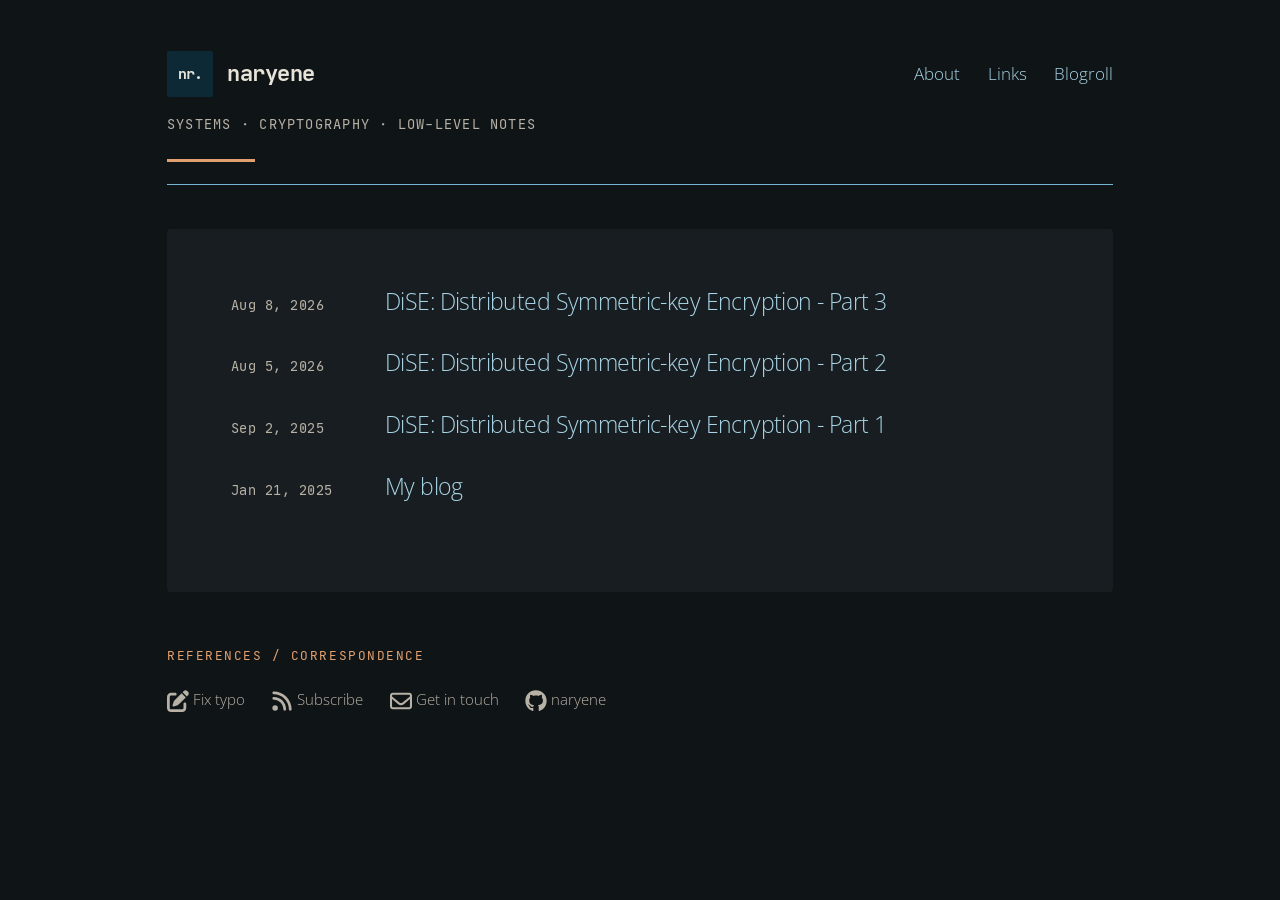
<file: index.html>
<!DOCTYPE html>
<html lang='en-US'>
<head>
  <meta charset='utf-8'>
  <meta name="viewport" content="width=device-width, initial-scale=1">
  <title>naryene</title>
  <meta name="description" content="Yet another yet another programming blog by Rayene Nassim ZORGANI aka naryene.">
  <link rel="icon" href="/favicon.png" type="image/png">
  <link rel="icon" href="/favicon.svg" type="image/svg+xml">
  <link rel="canonical" href="https://naryene.github.io">
  <link rel="alternate" type="application/rss+xml" title="naryene" href="https://naryene.github.io/feed.xml">
  <script data-goatcounter="https://naryene.goatcounter.com/count"
          async src="https://gc.zgo.at/count.js"></script>
  <style>
  @font-face {
    font-family: 'Open Sans'; src: url('/css/OpenSans-300-Normal.woff2') format('woff2');
    font-weight: 300; font-style: normal;
  }
  @font-face {
    font-family: 'JetBrains Mono'; src: url('/css/JetBrainsMono-400-Normal.woff2') format('woff2');
    font-weight: 400; font-style: normal;
  }
  @font-face {
    font-family: 'JetBrains Mono'; src: url('/css/JetBrainsMono-700-Normal.woff2') format('woff2');
    font-weight: 700; font-style: normal;
  }
  @font-face {
    font-family: 'EB Garamond'; src: url('/css/EBGaramond-400-Normal.woff2') format('woff2');
    font-weight: 400; font-style: normal;
  }
  @font-face {
    font-family: 'EB Garamond'; src: url('/css/EBGaramond-400-Italic.woff2') format('woff2');
    font-weight: 400; font-style: italic;
  }
  @font-face {
    font-family: 'EB Garamond'; src: url('/css/EBGaramond-700-Normal.woff2') format('woff2');
    font-weight: 700; font-style: normal;
  }
  @font-face {
    font-family: 'EB Garamond'; src: url('/css/EBGaramond-700-Italic.woff2') format('woff2');
    font-weight: 700; font-style: italic;
  }

  * { box-sizing: border-box; margin: 0; padding: 0; margin-block-start: 0; margin-block-end: 0; }

  body {
    max-width: 80ch;
    padding: 2ch;
    margin-left: auto;
    margin-right: auto;
  }

  header { margin-bottom: 2rem; }
  header > nav { display: flex; column-gap: 2ch; align-items: baseline; flex-wrap: wrap; }
  header a { font-style: normal; color: rgba(0, 0, 0, .8); text-decoration: none; }
  header a:hover { color: rgba(0, 0, 0, .8); text-decoration: underline; }
  header .title { font-size: 1.25em; flex-grow: 2; }

  footer { margin-top: 2rem; }
  footer > p { display: flex; column-gap: 2ch; justify-content: center; flex-wrap: wrap; }
  footer a { color: rgba(0, 0, 0, .8); text-decoration: none; white-space: nowrap; }
  footer i { vertical-align: middle; color: rgba(0, 0, 0, .8) }

  </style>

  <link rel="stylesheet" href="/css/main.css">
  <link rel="stylesheet" href="/css/notebook.css">
  <link rel="stylesheet" href="/css/katex.min.css">
  
</head>

<body>
  <a class="skip-link" href="#content">Skip to content</a>

  <header class="site-header">
    <nav aria-label="Primary">
      <a class="title" href="/">
        <span class="site-mark" aria-hidden="true">nr.</span>
        <span>naryene</span>
      </a>
      <span class="nav-links">
        <a href="/about.html">About</a>
        <a href="/links.html">Links</a>
        <a href="/blogroll.html">Blogroll</a>
      </span>
    </nav>
    <p class="site-description">systems · cryptography · low-level notes</p>
  </header>

  <main id="content" tabindex="-1">
  <ul class="post-list">
<li>
  <h2><time class="meta" datetime="2026-08-08">Aug 8, 2026</time> <a href="/2026/08/08/dise-part-3.html">DiSE: Distributed Symmetric-key Encryption - Part 3</a></h2>
</li>
<li>
  <h2><time class="meta" datetime="2026-08-05">Aug 5, 2026</time> <a href="/2026/08/05/dise-part-2.html">DiSE: Distributed Symmetric-key Encryption - Part 2</a></h2>
</li>
<li>
  <h2><time class="meta" datetime="2025-09-02">Sep 2, 2025</time> <a href="/2025/09/02/dise-part-1.html">DiSE: Distributed Symmetric-key Encryption - Part 1</a></h2>
</li>
<li>
  <h2><time class="meta" datetime="2025-01-21">Jan 21, 2025</time> <a href="/2025/01/21/welcome-to-my-blog.html">My blog</a></h2>
</li></ul>
  </main>

  <footer class="site-footer">
    <p class="footer-links">
      <span class="footer-label">references / correspondence</span>
      <a href="https://github.com/naryene/naryene.github.io/edit/main/src/templates.ts">
        <svg class="icon"><use href="/assets/icons.svg#edit"/></svg>
        Fix typo
      </a>
      <a href="/feed.xml">
        <svg class="icon"><use href="/assets/icons.svg#rss"/></svg>
        Subscribe
      </a>
      <a href="mailto:rn.zorgani+blog@gmail.com">
        <svg class="icon"><use href="/assets/icons.svg#email"/></svg>
        Get in touch
      </a>
      <a href="https://github.com/naryene">
        <svg class="icon"><use href="/assets/icons.svg#github"/></svg>
        naryene
      </a>
    </p>
  </footer>
</body>

</html>
</file>
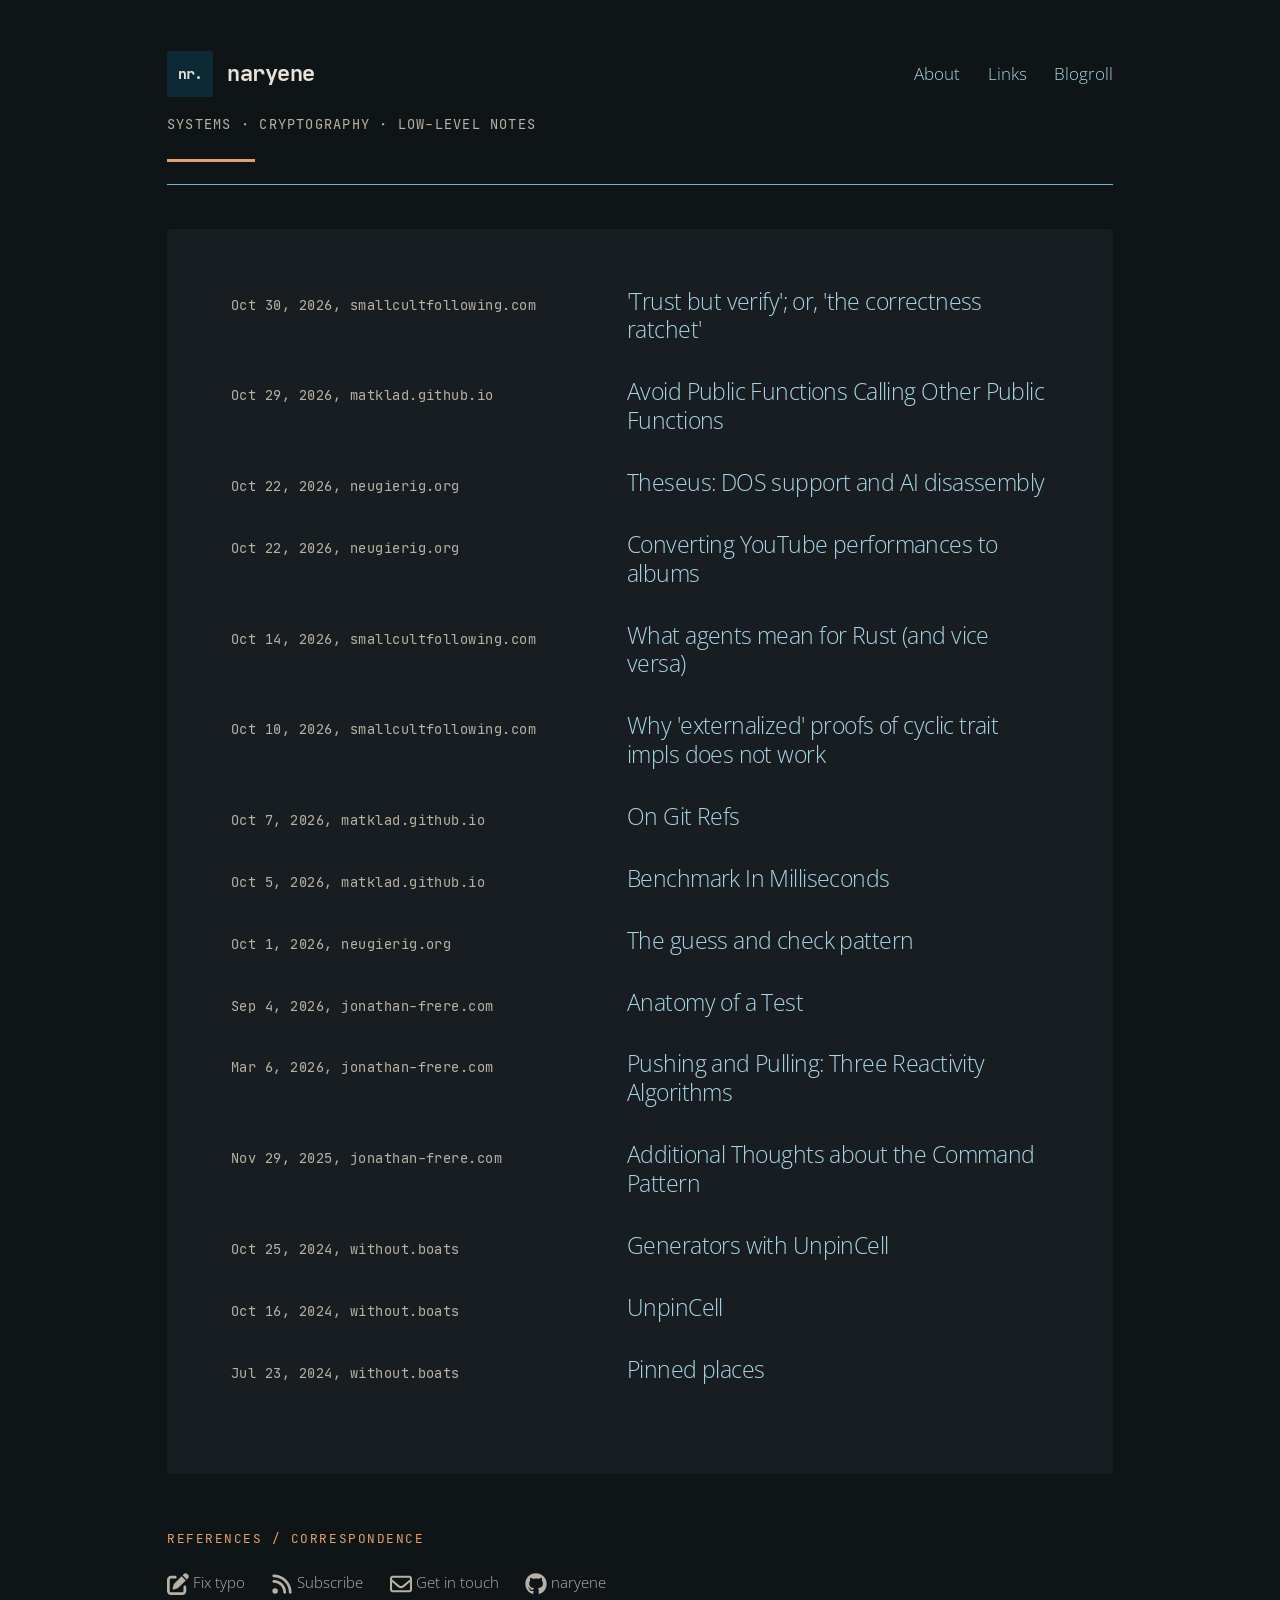
<file: blogroll.html>
<!DOCTYPE html>
<html lang='en-US'>
<head>
  <meta charset='utf-8'>
  <meta name="viewport" content="width=device-width, initial-scale=1">
  <title>Blogroll</title>
  <meta name="description" content="Blogs I read, refreshed from their feeds.">
  <link rel="icon" href="/favicon.png" type="image/png">
  <link rel="icon" href="/favicon.svg" type="image/svg+xml">
  <link rel="canonical" href="https://naryene.github.io/blogroll.html">
  <link rel="alternate" type="application/rss+xml" title="naryene" href="https://naryene.github.io/feed.xml">
  <script data-goatcounter="https://naryene.goatcounter.com/count"
          async src="https://gc.zgo.at/count.js"></script>
  <style>
  @font-face {
    font-family: 'Open Sans'; src: url('/css/OpenSans-300-Normal.woff2') format('woff2');
    font-weight: 300; font-style: normal;
  }
  @font-face {
    font-family: 'JetBrains Mono'; src: url('/css/JetBrainsMono-400-Normal.woff2') format('woff2');
    font-weight: 400; font-style: normal;
  }
  @font-face {
    font-family: 'JetBrains Mono'; src: url('/css/JetBrainsMono-700-Normal.woff2') format('woff2');
    font-weight: 700; font-style: normal;
  }
  @font-face {
    font-family: 'EB Garamond'; src: url('/css/EBGaramond-400-Normal.woff2') format('woff2');
    font-weight: 400; font-style: normal;
  }
  @font-face {
    font-family: 'EB Garamond'; src: url('/css/EBGaramond-400-Italic.woff2') format('woff2');
    font-weight: 400; font-style: italic;
  }
  @font-face {
    font-family: 'EB Garamond'; src: url('/css/EBGaramond-700-Normal.woff2') format('woff2');
    font-weight: 700; font-style: normal;
  }
  @font-face {
    font-family: 'EB Garamond'; src: url('/css/EBGaramond-700-Italic.woff2') format('woff2');
    font-weight: 700; font-style: italic;
  }

  * { box-sizing: border-box; margin: 0; padding: 0; margin-block-start: 0; margin-block-end: 0; }

  body {
    max-width: 80ch;
    padding: 2ch;
    margin-left: auto;
    margin-right: auto;
  }

  header { margin-bottom: 2rem; }
  header > nav { display: flex; column-gap: 2ch; align-items: baseline; flex-wrap: wrap; }
  header a { font-style: normal; color: rgba(0, 0, 0, .8); text-decoration: none; }
  header a:hover { color: rgba(0, 0, 0, .8); text-decoration: underline; }
  header .title { font-size: 1.25em; flex-grow: 2; }

  footer { margin-top: 2rem; }
  footer > p { display: flex; column-gap: 2ch; justify-content: center; flex-wrap: wrap; }
  footer a { color: rgba(0, 0, 0, .8); text-decoration: none; white-space: nowrap; }
  footer i { vertical-align: middle; color: rgba(0, 0, 0, .8) }

  </style>

  <link rel="stylesheet" href="/css/main.css">
  <link rel="stylesheet" href="/css/notebook.css">
  <link rel="stylesheet" href="/css/katex.min.css">
  
</head>

<body>
  <a class="skip-link" href="#content">Skip to content</a>

  <header class="site-header">
    <nav aria-label="Primary">
      <a class="title" href="/">
        <span class="site-mark" aria-hidden="true">nr.</span>
        <span>naryene</span>
      </a>
      <span class="nav-links">
        <a href="/about.html">About</a>
        <a href="/links.html">Links</a>
        <a href="/blogroll.html">Blogroll</a>
      </span>
    </nav>
    <p class="site-description">systems · cryptography · low-level notes</p>
  </header>

  <main id="content" tabindex="-1">
  <ul class="post-list blogroll-list">
<li>
  <h2>
  <span class="meta"><time  datetime="2026-10-30">Oct 30, 2026</time>, smallcultfollowing.com</span>
    <a href="https://smallcultfollowing.com/babysteps/blog/2026/10/30/trust-but-verify/?utm_source=atom_feed">'Trust but verify'; or, 'the correctness ratchet'</a>
  </h2>
</li>
<li>
  <h2>
  <span class="meta"><time  datetime="2026-10-29">Oct 29, 2026</time>, matklad.github.io</span>
    <a href="https://matklad.github.io/2026/10/29/pub-calls-pub.html">Avoid Public Functions Calling Other Public Functions</a>
  </h2>
</li>
<li>
  <h2>
  <span class="meta"><time  datetime="2026-10-22">Oct 22, 2026</time>, neugierig.org</span>
    <a href="https://neugierig.org/software/blog/2026/10/theseus-dos-ai.html">Theseus: DOS support and AI disassembly</a>
  </h2>
</li>
<li>
  <h2>
  <span class="meta"><time  datetime="2026-10-22">Oct 22, 2026</time>, neugierig.org</span>
    <a href="https://neugierig.org/software/blog/2026/10/taper.html">Converting YouTube performances to albums</a>
  </h2>
</li>
<li>
  <h2>
  <span class="meta"><time  datetime="2026-10-14">Oct 14, 2026</time>, smallcultfollowing.com</span>
    <a href="https://smallcultfollowing.com/babysteps/blog/2026/10/14/agentic-dev-and-rust/?utm_source=atom_feed">What agents mean for Rust (and vice versa)</a>
  </h2>
</li>
<li>
  <h2>
  <span class="meta"><time  datetime="2026-10-10">Oct 10, 2026</time>, smallcultfollowing.com</span>
    <a href="https://smallcultfollowing.com/babysteps/blog/2026/10/10/modular-vs-external-proofs/?utm_source=atom_feed">Why 'externalized' proofs of cyclic trait impls does not work</a>
  </h2>
</li>
<li>
  <h2>
  <span class="meta"><time  datetime="2026-10-07">Oct 7, 2026</time>, matklad.github.io</span>
    <a href="https://matklad.github.io/2026/10/07/git-ref.html">On Git Refs</a>
  </h2>
</li>
<li>
  <h2>
  <span class="meta"><time  datetime="2026-10-05">Oct 5, 2026</time>, matklad.github.io</span>
    <a href="https://matklad.github.io/2026/10/05/benchmark-milliseconds.html">Benchmark In Milliseconds</a>
  </h2>
</li>
<li>
  <h2>
  <span class="meta"><time  datetime="2026-10-01">Oct 1, 2026</time>, neugierig.org</span>
    <a href="https://neugierig.org/software/blog/2026/10/guess-and-check.html">The guess and check pattern</a>
  </h2>
</li>
<li>
  <h2>
  <span class="meta"><time  datetime="2026-09-04">Sep 4, 2026</time>, jonathan-frere.com</span>
    <a href="https://jonathan-frere.com/posts/anatomy-of-a-test/">Anatomy of a Test</a>
  </h2>
</li>
<li>
  <h2>
  <span class="meta"><time  datetime="2026-03-06">Mar 6, 2026</time>, jonathan-frere.com</span>
    <a href="https://jonathan-frere.com/posts/reactivity-algorithms/">Pushing and Pulling: Three Reactivity Algorithms</a>
  </h2>
</li>
<li>
  <h2>
  <span class="meta"><time  datetime="2025-11-29">Nov 29, 2025</time>, jonathan-frere.com</span>
    <a href="https://jonathan-frere.com/posts/command-pattern-followup/">Additional Thoughts about the Command Pattern</a>
  </h2>
</li>
<li>
  <h2>
  <span class="meta"><time  datetime="2024-10-25">Oct 25, 2024</time>, without.boats</span>
    <a href="https://without.boats/blog/generators-with-unpin-cell/">Generators with UnpinCell</a>
  </h2>
</li>
<li>
  <h2>
  <span class="meta"><time  datetime="2024-10-16">Oct 16, 2024</time>, without.boats</span>
    <a href="https://without.boats/blog/unpin-cell/">UnpinCell</a>
  </h2>
</li>
<li>
  <h2>
  <span class="meta"><time  datetime="2024-07-23">Jul 23, 2024</time>, without.boats</span>
    <a href="https://without.boats/blog/pinned-places/">Pinned places</a>
  </h2>
</li></ul>
  </main>

  <footer class="site-footer">
    <p class="footer-links">
      <span class="footer-label">references / correspondence</span>
      <a href="https://github.com/naryene/naryene.github.io/edit/main/content/blogroll.txt">
        <svg class="icon"><use href="/assets/icons.svg#edit"/></svg>
        Fix typo
      </a>
      <a href="/feed.xml">
        <svg class="icon"><use href="/assets/icons.svg#rss"/></svg>
        Subscribe
      </a>
      <a href="mailto:rn.zorgani+blog@gmail.com">
        <svg class="icon"><use href="/assets/icons.svg#email"/></svg>
        Get in touch
      </a>
      <a href="https://github.com/naryene">
        <svg class="icon"><use href="/assets/icons.svg#github"/></svg>
        naryene
      </a>
    </p>
  </footer>
</body>

</html>
</file>
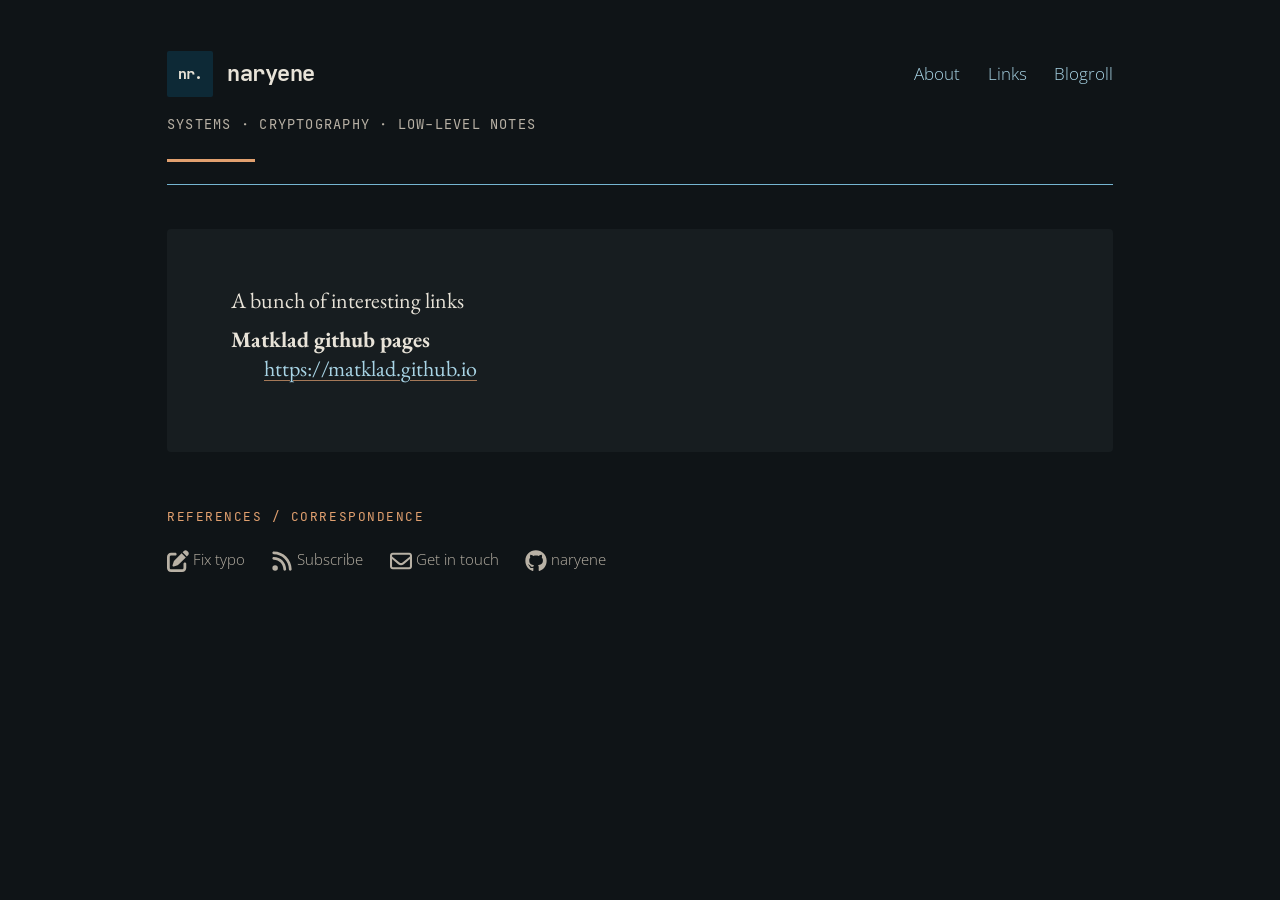
<file: links.html>
<!DOCTYPE html>
<html lang='en-US'>
<head>
  <meta charset='utf-8'>
  <meta name="viewport" content="width=device-width, initial-scale=1">
  <title>naryene</title>
  <meta name="description" content="Yet another yet another programming blog by Rayene Nassim ZORGANI aka naryene.">
  <link rel="icon" href="/favicon.png" type="image/png">
  <link rel="icon" href="/favicon.svg" type="image/svg+xml">
  <link rel="canonical" href="https://naryene.github.io/links">
  <link rel="alternate" type="application/rss+xml" title="naryene" href="https://naryene.github.io/feed.xml">
  <script data-goatcounter="https://naryene.goatcounter.com/count"
          async src="https://gc.zgo.at/count.js"></script>
  <style>
  @font-face {
    font-family: 'Open Sans'; src: url('/css/OpenSans-300-Normal.woff2') format('woff2');
    font-weight: 300; font-style: normal;
  }
  @font-face {
    font-family: 'JetBrains Mono'; src: url('/css/JetBrainsMono-400-Normal.woff2') format('woff2');
    font-weight: 400; font-style: normal;
  }
  @font-face {
    font-family: 'JetBrains Mono'; src: url('/css/JetBrainsMono-700-Normal.woff2') format('woff2');
    font-weight: 700; font-style: normal;
  }
  @font-face {
    font-family: 'EB Garamond'; src: url('/css/EBGaramond-400-Normal.woff2') format('woff2');
    font-weight: 400; font-style: normal;
  }
  @font-face {
    font-family: 'EB Garamond'; src: url('/css/EBGaramond-400-Italic.woff2') format('woff2');
    font-weight: 400; font-style: italic;
  }
  @font-face {
    font-family: 'EB Garamond'; src: url('/css/EBGaramond-700-Normal.woff2') format('woff2');
    font-weight: 700; font-style: normal;
  }
  @font-face {
    font-family: 'EB Garamond'; src: url('/css/EBGaramond-700-Italic.woff2') format('woff2');
    font-weight: 700; font-style: italic;
  }

  * { box-sizing: border-box; margin: 0; padding: 0; margin-block-start: 0; margin-block-end: 0; }

  body {
    max-width: 80ch;
    padding: 2ch;
    margin-left: auto;
    margin-right: auto;
  }

  header { margin-bottom: 2rem; }
  header > nav { display: flex; column-gap: 2ch; align-items: baseline; flex-wrap: wrap; }
  header a { font-style: normal; color: rgba(0, 0, 0, .8); text-decoration: none; }
  header a:hover { color: rgba(0, 0, 0, .8); text-decoration: underline; }
  header .title { font-size: 1.25em; flex-grow: 2; }

  footer { margin-top: 2rem; }
  footer > p { display: flex; column-gap: 2ch; justify-content: center; flex-wrap: wrap; }
  footer a { color: rgba(0, 0, 0, .8); text-decoration: none; white-space: nowrap; }
  footer i { vertical-align: middle; color: rgba(0, 0, 0, .8) }

  </style>

  <link rel="stylesheet" href="/css/main.css">
  <link rel="stylesheet" href="/css/notebook.css">
  <link rel="stylesheet" href="/css/katex.min.css">
  
</head>

<body>
  <a class="skip-link" href="#content">Skip to content</a>

  <header class="site-header">
    <nav aria-label="Primary">
      <a class="title" href="/">
        <span class="site-mark" aria-hidden="true">nr.</span>
        <span>naryene</span>
      </a>
      <span class="nav-links">
        <a href="/about.html">About</a>
        <a href="/links.html">Links</a>
        <a href="/blogroll.html">Blogroll</a>
      </span>
    </nav>
    <p class="site-description">systems · cryptography · low-level notes</p>
  </header>

  <main id="content" tabindex="-1">
  <p><span>A bunch of interesting links</span></p>
<dl>
<dt><span>Matklad github pages</span></dt>
<dd>
<p><a href="https://matklad.github.io" class="url">https://matklad.github.io</a></p>
</dd>
</dl>

  </main>

  <footer class="site-footer">
    <p class="footer-links">
      <span class="footer-label">references / correspondence</span>
      <a href="https://github.com/naryene/naryene.github.io/edit/main/content/links.dj">
        <svg class="icon"><use href="/assets/icons.svg#edit"/></svg>
        Fix typo
      </a>
      <a href="/feed.xml">
        <svg class="icon"><use href="/assets/icons.svg#rss"/></svg>
        Subscribe
      </a>
      <a href="mailto:rn.zorgani+blog@gmail.com">
        <svg class="icon"><use href="/assets/icons.svg#email"/></svg>
        Get in touch
      </a>
      <a href="https://github.com/naryene">
        <svg class="icon"><use href="/assets/icons.svg#github"/></svg>
        naryene
      </a>
    </p>
  </footer>
</body>

</html>
</file>
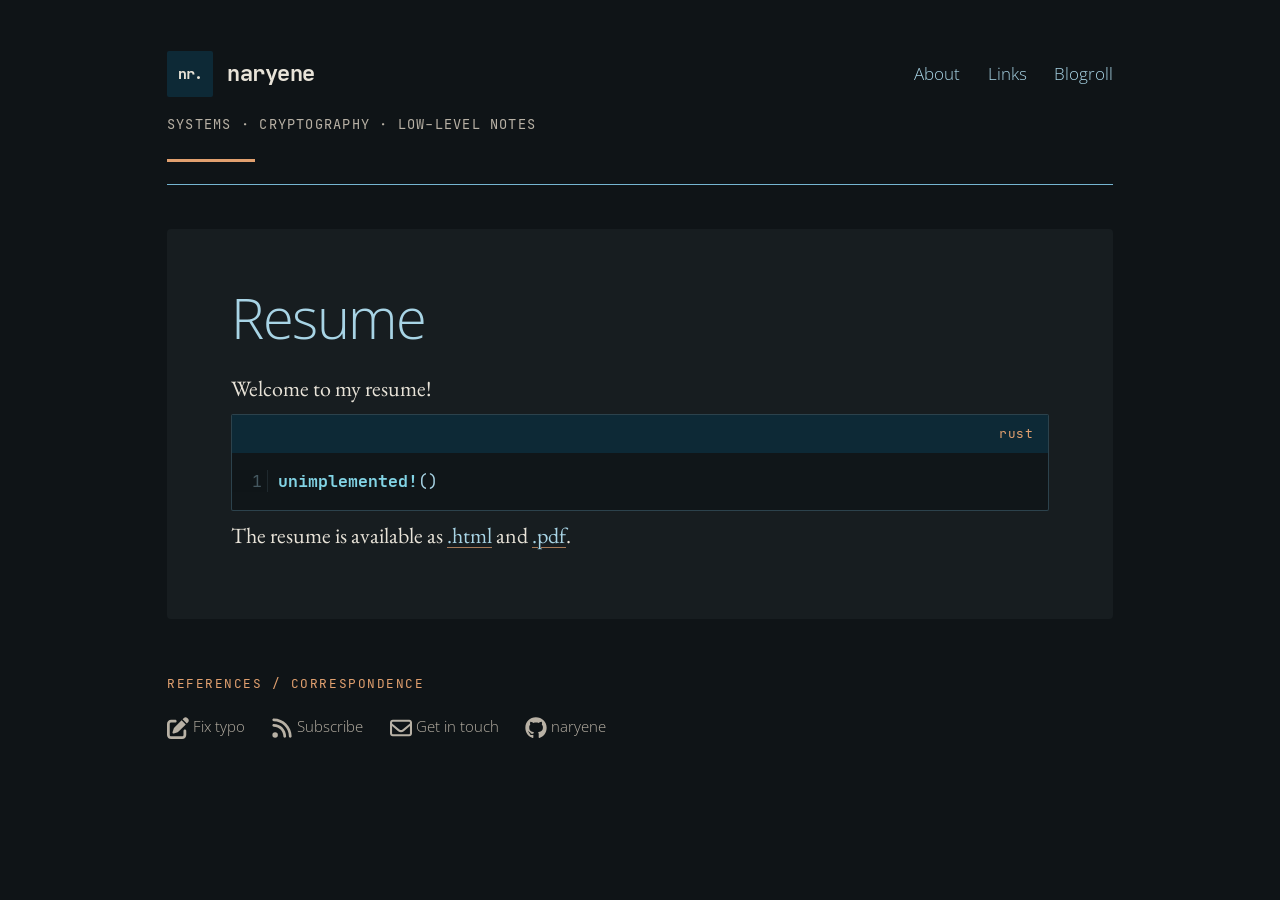
<file: resume.html>
<!DOCTYPE html>
<html lang='en-US'>
<head>
  <meta charset='utf-8'>
  <meta name="viewport" content="width=device-width, initial-scale=1">
  <title>naryene</title>
  <meta name="description" content="Yet another yet another programming blog by Rayene Nassim ZORGANI aka naryene.">
  <link rel="icon" href="/favicon.png" type="image/png">
  <link rel="icon" href="/favicon.svg" type="image/svg+xml">
  <link rel="canonical" href="https://naryene.github.io/resume">
  <link rel="alternate" type="application/rss+xml" title="naryene" href="https://naryene.github.io/feed.xml">
  <script data-goatcounter="https://naryene.goatcounter.com/count"
          async src="https://gc.zgo.at/count.js"></script>
  <style>
  @font-face {
    font-family: 'Open Sans'; src: url('/css/OpenSans-300-Normal.woff2') format('woff2');
    font-weight: 300; font-style: normal;
  }
  @font-face {
    font-family: 'JetBrains Mono'; src: url('/css/JetBrainsMono-400-Normal.woff2') format('woff2');
    font-weight: 400; font-style: normal;
  }
  @font-face {
    font-family: 'JetBrains Mono'; src: url('/css/JetBrainsMono-700-Normal.woff2') format('woff2');
    font-weight: 700; font-style: normal;
  }
  @font-face {
    font-family: 'EB Garamond'; src: url('/css/EBGaramond-400-Normal.woff2') format('woff2');
    font-weight: 400; font-style: normal;
  }
  @font-face {
    font-family: 'EB Garamond'; src: url('/css/EBGaramond-400-Italic.woff2') format('woff2');
    font-weight: 400; font-style: italic;
  }
  @font-face {
    font-family: 'EB Garamond'; src: url('/css/EBGaramond-700-Normal.woff2') format('woff2');
    font-weight: 700; font-style: normal;
  }
  @font-face {
    font-family: 'EB Garamond'; src: url('/css/EBGaramond-700-Italic.woff2') format('woff2');
    font-weight: 700; font-style: italic;
  }

  * { box-sizing: border-box; margin: 0; padding: 0; margin-block-start: 0; margin-block-end: 0; }

  body {
    max-width: 80ch;
    padding: 2ch;
    margin-left: auto;
    margin-right: auto;
  }

  header { margin-bottom: 2rem; }
  header > nav { display: flex; column-gap: 2ch; align-items: baseline; flex-wrap: wrap; }
  header a { font-style: normal; color: rgba(0, 0, 0, .8); text-decoration: none; }
  header a:hover { color: rgba(0, 0, 0, .8); text-decoration: underline; }
  header .title { font-size: 1.25em; flex-grow: 2; }

  footer { margin-top: 2rem; }
  footer > p { display: flex; column-gap: 2ch; justify-content: center; flex-wrap: wrap; }
  footer a { color: rgba(0, 0, 0, .8); text-decoration: none; white-space: nowrap; }
  footer i { vertical-align: middle; color: rgba(0, 0, 0, .8) }

  </style>

  <link rel="stylesheet" href="/css/main.css">
  <link rel="stylesheet" href="/css/notebook.css">
  <link rel="stylesheet" href="/css/katex.min.css">
  <link rel="stylesheet" href="/css/resume.css">
</head>

<body>
  <a class="skip-link" href="#content">Skip to content</a>

  <header class="site-header">
    <nav aria-label="Primary">
      <a class="title" href="/">
        <span class="site-mark" aria-hidden="true">nr.</span>
        <span>naryene</span>
      </a>
      <span class="nav-links">
        <a href="/about.html">About</a>
        <a href="/links.html">Links</a>
        <a href="/blogroll.html">Blogroll</a>
      </span>
    </nav>
    <p class="site-description">systems · cryptography · low-level notes</p>
  </header>

  <main id="content" tabindex="-1">
  
<h1><span>Resume</span> </h1>
<p><span>Welcome to my resume!</span></p>

<figure class="code-block">
<figcaption class="code-block-header"><span class="code-language">rust</span></figcaption>
<pre tabindex="0"><code><span class="line"><span class="hl-built_in">unimplemented!</span>()</span></code></pre>
</figure>
<p><span>The resume is available as </span><a href="https://naryene.github.io/resume.html"><span>.html</span></a><span> and </span><a href="https://naryene.github.io/resume.pdf"><span>.pdf</span></a><span>.</span></p>

  </main>

  <footer class="site-footer">
    <p class="footer-links">
      <span class="footer-label">references / correspondence</span>
      <a href="https://github.com/naryene/naryene.github.io/edit/main/content/resume.dj">
        <svg class="icon"><use href="/assets/icons.svg#edit"/></svg>
        Fix typo
      </a>
      <a href="/feed.xml">
        <svg class="icon"><use href="/assets/icons.svg#rss"/></svg>
        Subscribe
      </a>
      <a href="mailto:rn.zorgani+blog@gmail.com">
        <svg class="icon"><use href="/assets/icons.svg#email"/></svg>
        Get in touch
      </a>
      <a href="https://github.com/naryene">
        <svg class="icon"><use href="/assets/icons.svg#github"/></svg>
        naryene
      </a>
    </p>
  </footer>
</body>

</html>
</file>
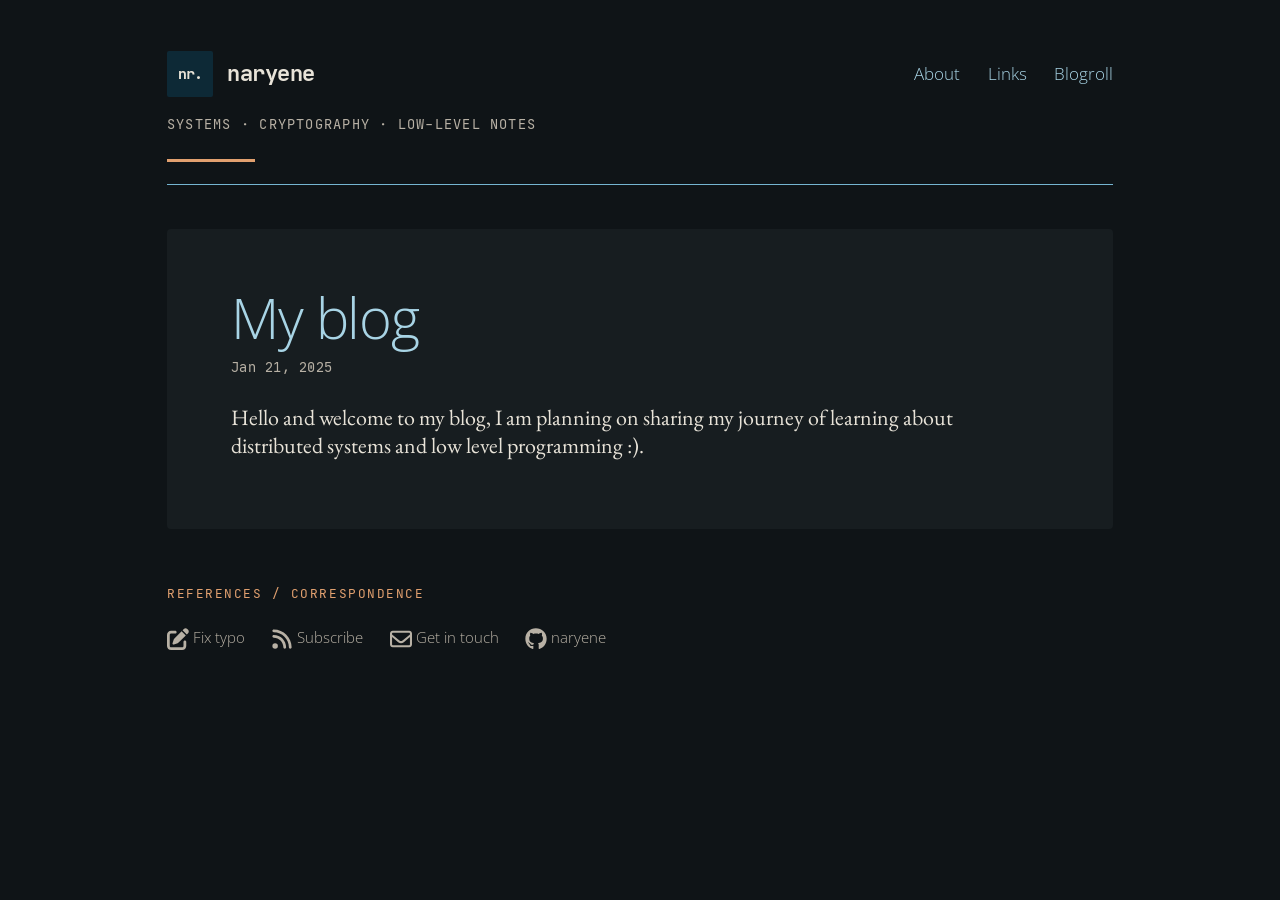
<file: 2025/01/21/welcome-to-my-blog.html>
<!DOCTYPE html>
<html lang='en-US'>
<head>
  <meta charset='utf-8'>
  <meta name="viewport" content="width=device-width, initial-scale=1">
  <title>My blog</title>
  <meta name="description" content="Hello and welcome to my blog, I am planning on sharing my journey of learning about distributed systems and low level programming :).">
  <link rel="icon" href="/favicon.png" type="image/png">
  <link rel="icon" href="/favicon.svg" type="image/svg+xml">
  <link rel="canonical" href="https://naryene.github.io/2025/01/21/welcome-to-my-blog.html">
  <link rel="alternate" type="application/rss+xml" title="naryene" href="https://naryene.github.io/feed.xml">
  <script data-goatcounter="https://naryene.goatcounter.com/count"
          async src="https://gc.zgo.at/count.js"></script>
  <style>
  @font-face {
    font-family: 'Open Sans'; src: url('/css/OpenSans-300-Normal.woff2') format('woff2');
    font-weight: 300; font-style: normal;
  }
  @font-face {
    font-family: 'JetBrains Mono'; src: url('/css/JetBrainsMono-400-Normal.woff2') format('woff2');
    font-weight: 400; font-style: normal;
  }
  @font-face {
    font-family: 'JetBrains Mono'; src: url('/css/JetBrainsMono-700-Normal.woff2') format('woff2');
    font-weight: 700; font-style: normal;
  }
  @font-face {
    font-family: 'EB Garamond'; src: url('/css/EBGaramond-400-Normal.woff2') format('woff2');
    font-weight: 400; font-style: normal;
  }
  @font-face {
    font-family: 'EB Garamond'; src: url('/css/EBGaramond-400-Italic.woff2') format('woff2');
    font-weight: 400; font-style: italic;
  }
  @font-face {
    font-family: 'EB Garamond'; src: url('/css/EBGaramond-700-Normal.woff2') format('woff2');
    font-weight: 700; font-style: normal;
  }
  @font-face {
    font-family: 'EB Garamond'; src: url('/css/EBGaramond-700-Italic.woff2') format('woff2');
    font-weight: 700; font-style: italic;
  }

  * { box-sizing: border-box; margin: 0; padding: 0; margin-block-start: 0; margin-block-end: 0; }

  body {
    max-width: 80ch;
    padding: 2ch;
    margin-left: auto;
    margin-right: auto;
  }

  header { margin-bottom: 2rem; }
  header > nav { display: flex; column-gap: 2ch; align-items: baseline; flex-wrap: wrap; }
  header a { font-style: normal; color: rgba(0, 0, 0, .8); text-decoration: none; }
  header a:hover { color: rgba(0, 0, 0, .8); text-decoration: underline; }
  header .title { font-size: 1.25em; flex-grow: 2; }

  footer { margin-top: 2rem; }
  footer > p { display: flex; column-gap: 2ch; justify-content: center; flex-wrap: wrap; }
  footer a { color: rgba(0, 0, 0, .8); text-decoration: none; white-space: nowrap; }
  footer i { vertical-align: middle; color: rgba(0, 0, 0, .8) }

  </style>

  <link rel="stylesheet" href="/css/main.css">
  <link rel="stylesheet" href="/css/notebook.css">
  <link rel="stylesheet" href="/css/katex.min.css">
  
</head>

<body>
  <a class="skip-link" href="#content">Skip to content</a>

  <header class="site-header">
    <nav aria-label="Primary">
      <a class="title" href="/">
        <span class="site-mark" aria-hidden="true">nr.</span>
        <span>naryene</span>
      </a>
      <span class="nav-links">
        <a href="/about.html">About</a>
        <a href="/links.html">Links</a>
        <a href="/blogroll.html">Blogroll</a>
      </span>
    </nav>
    <p class="site-description">systems · cryptography · low-level notes</p>
  </header>

  <main id="content" tabindex="-1">
  <article >

<h1><span>My blog</span> <time class="meta" datetime="2025-01-21">Jan 21, 2025</time></h1>
<p><span>Hello and welcome to my blog, I am planning on sharing my journey of learning about distributed systems and low level programming :).</span></p>
</article>
  </main>

  <footer class="site-footer">
    <p class="footer-links">
      <span class="footer-label">references / correspondence</span>
      <a href="https://github.com/naryene/naryene.github.io/edit/main/content/posts/2025-01-21-welcome-to-my-blog.dj">
        <svg class="icon"><use href="/assets/icons.svg#edit"/></svg>
        Fix typo
      </a>
      <a href="/feed.xml">
        <svg class="icon"><use href="/assets/icons.svg#rss"/></svg>
        Subscribe
      </a>
      <a href="mailto:rn.zorgani+blog@gmail.com">
        <svg class="icon"><use href="/assets/icons.svg#email"/></svg>
        Get in touch
      </a>
      <a href="https://github.com/naryene">
        <svg class="icon"><use href="/assets/icons.svg#github"/></svg>
        naryene
      </a>
    </p>
  </footer>
</body>

</html>
</file>
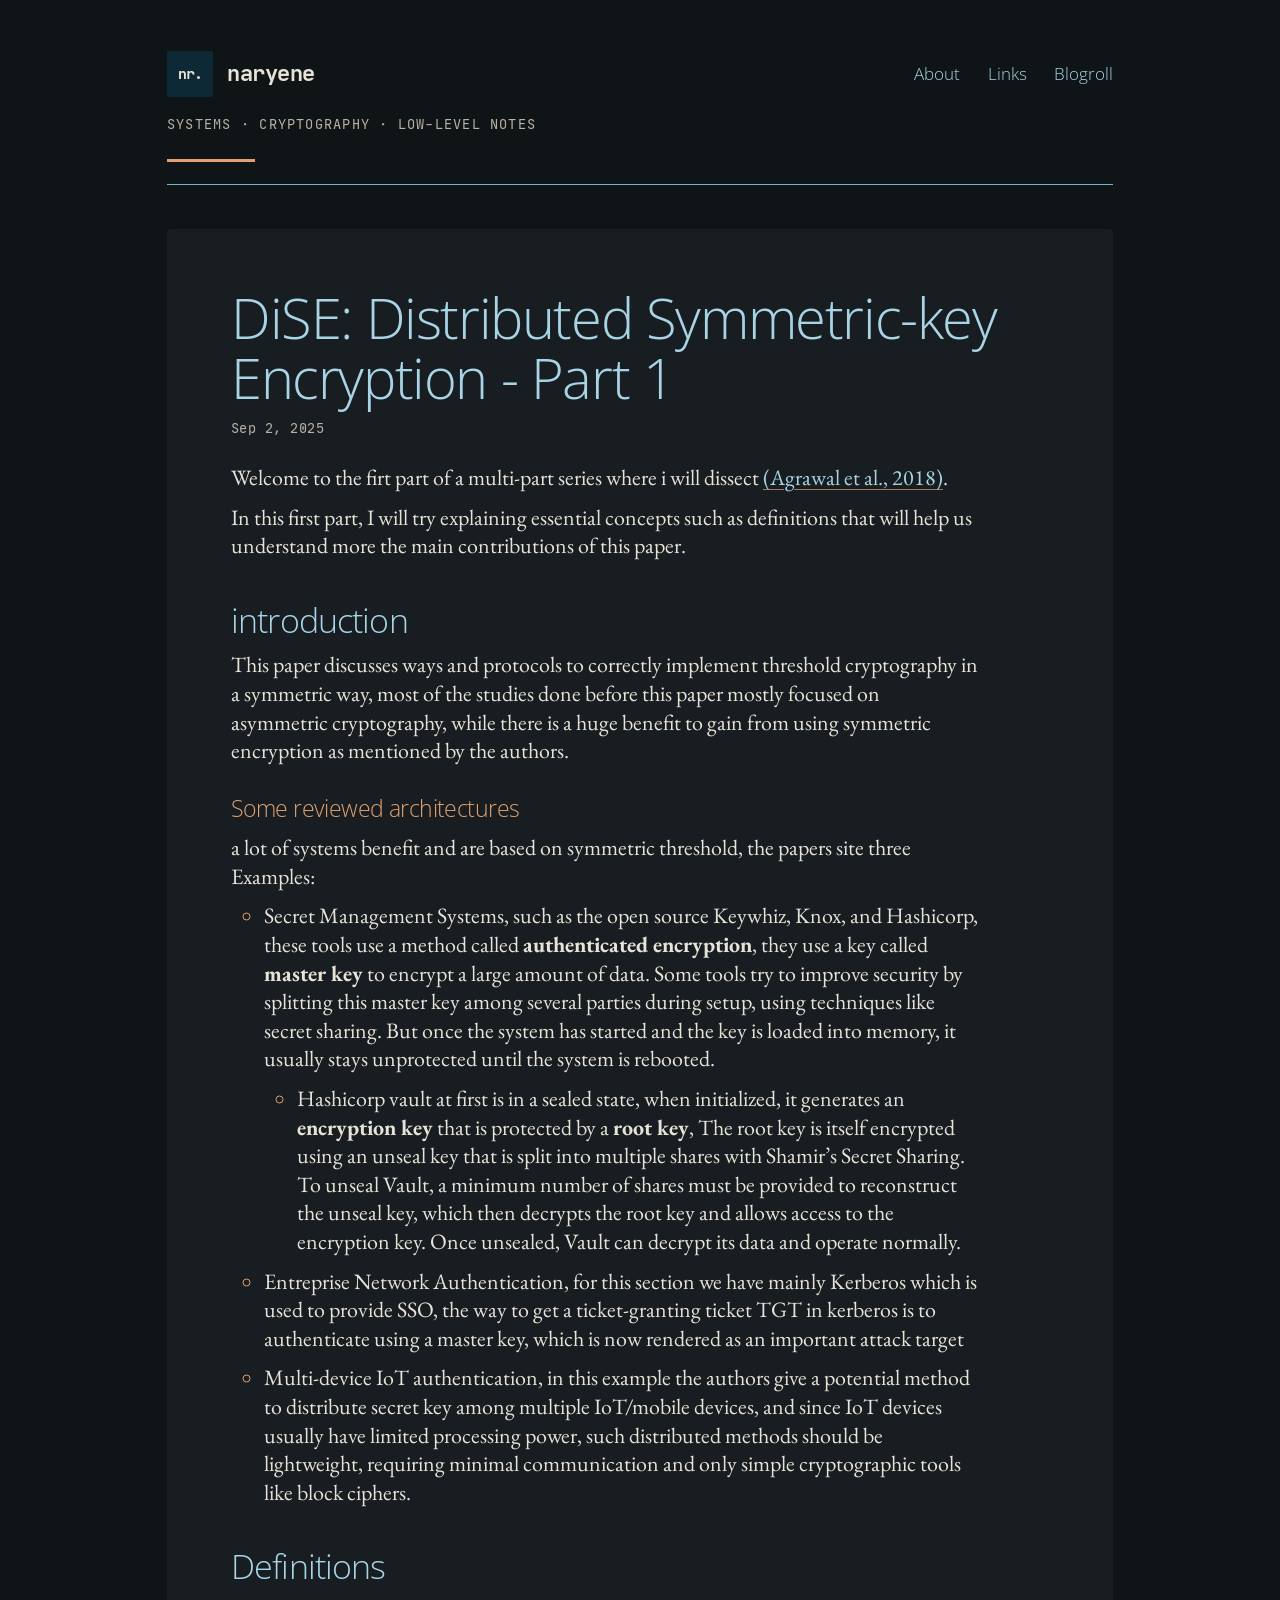
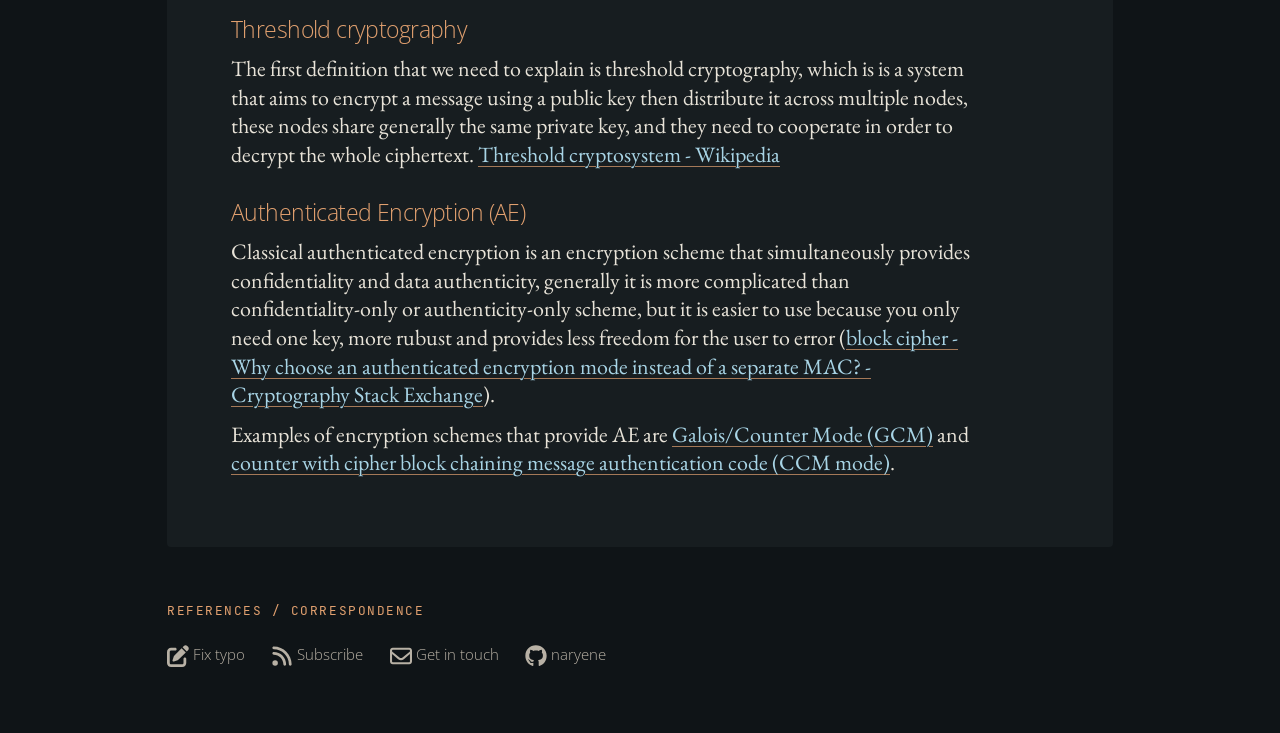
<file: 2025/09/02/dise-part-1.html>
<!DOCTYPE html>
<html lang='en-US'>
<head>
  <meta charset='utf-8'>
  <meta name="viewport" content="width=device-width, initial-scale=1">
  <title>DiSE: Distributed Symmetric-key Encryption - Part 1</title>
  <meta name="description" content="Welcome to the firt part of a multi-part series where i will dissect (Agrawal et al., 2018).">
  <link rel="icon" href="/favicon.png" type="image/png">
  <link rel="icon" href="/favicon.svg" type="image/svg+xml">
  <link rel="canonical" href="https://naryene.github.io/2025/09/02/dise-part-1.html">
  <link rel="alternate" type="application/rss+xml" title="naryene" href="https://naryene.github.io/feed.xml">
  <script data-goatcounter="https://naryene.goatcounter.com/count"
          async src="https://gc.zgo.at/count.js"></script>
  <style>
  @font-face {
    font-family: 'Open Sans'; src: url('/css/OpenSans-300-Normal.woff2') format('woff2');
    font-weight: 300; font-style: normal;
  }
  @font-face {
    font-family: 'JetBrains Mono'; src: url('/css/JetBrainsMono-400-Normal.woff2') format('woff2');
    font-weight: 400; font-style: normal;
  }
  @font-face {
    font-family: 'JetBrains Mono'; src: url('/css/JetBrainsMono-700-Normal.woff2') format('woff2');
    font-weight: 700; font-style: normal;
  }
  @font-face {
    font-family: 'EB Garamond'; src: url('/css/EBGaramond-400-Normal.woff2') format('woff2');
    font-weight: 400; font-style: normal;
  }
  @font-face {
    font-family: 'EB Garamond'; src: url('/css/EBGaramond-400-Italic.woff2') format('woff2');
    font-weight: 400; font-style: italic;
  }
  @font-face {
    font-family: 'EB Garamond'; src: url('/css/EBGaramond-700-Normal.woff2') format('woff2');
    font-weight: 700; font-style: normal;
  }
  @font-face {
    font-family: 'EB Garamond'; src: url('/css/EBGaramond-700-Italic.woff2') format('woff2');
    font-weight: 700; font-style: italic;
  }

  * { box-sizing: border-box; margin: 0; padding: 0; margin-block-start: 0; margin-block-end: 0; }

  body {
    max-width: 80ch;
    padding: 2ch;
    margin-left: auto;
    margin-right: auto;
  }

  header { margin-bottom: 2rem; }
  header > nav { display: flex; column-gap: 2ch; align-items: baseline; flex-wrap: wrap; }
  header a { font-style: normal; color: rgba(0, 0, 0, .8); text-decoration: none; }
  header a:hover { color: rgba(0, 0, 0, .8); text-decoration: underline; }
  header .title { font-size: 1.25em; flex-grow: 2; }

  footer { margin-top: 2rem; }
  footer > p { display: flex; column-gap: 2ch; justify-content: center; flex-wrap: wrap; }
  footer a { color: rgba(0, 0, 0, .8); text-decoration: none; white-space: nowrap; }
  footer i { vertical-align: middle; color: rgba(0, 0, 0, .8) }

  </style>

  <link rel="stylesheet" href="/css/main.css">
  <link rel="stylesheet" href="/css/notebook.css">
  <link rel="stylesheet" href="/css/katex.min.css">
  
</head>

<body>
  <a class="skip-link" href="#content">Skip to content</a>

  <header class="site-header">
    <nav aria-label="Primary">
      <a class="title" href="/">
        <span class="site-mark" aria-hidden="true">nr.</span>
        <span>naryene</span>
      </a>
      <span class="nav-links">
        <a href="/about.html">About</a>
        <a href="/links.html">Links</a>
        <a href="/blogroll.html">Blogroll</a>
      </span>
    </nav>
    <p class="site-description">systems · cryptography · low-level notes</p>
  </header>

  <main id="content" tabindex="-1">
  <article >

<h1><span>DiSE: Distributed Symmetric-key Encryption - Part 1</span> <time class="meta" datetime="2025-09-02">Sep 2, 2025</time></h1>
<p><span>Welcome to the firt part of a multi-part series where i will dissect </span><a href="https://eprint.iacr.org/2018/727.pdf"><span>(Agrawal et al., 2018)</span></a><span>.</span></p>
<p><span>In this first part, I will try explaining essential concepts such as definitions that will help us understand more the main contributions of this paper.</span></p>
<section id="introduction">

    <h2>
    <a href="#introduction"><span>introduction</span> </a>
    </h2>
<p><span>This paper discusses ways and protocols to correctly implement threshold cryptography in a symmetric way, most of the studies done before this paper mostly focused on asymmetric cryptography, while there is a huge benefit to gain from using symmetric encryption as mentioned by the authors.</span></p>
<section id="Some-reviewed-architectures">

    <h3>
    <a href="#Some-reviewed-architectures"><span>Some reviewed architectures</span> </a>
    </h3>
<p><span>a lot of systems benefit and are based on symmetric threshold, the papers site three Examples:</span></p>
<ul>
<li>
<p><span>Secret Management Systems, such as the open source Keywhiz, Knox, and Hashicorp, these tools use a method called </span><strong><span>authenticated encryption</span></strong><span>, they use a key called </span><strong><span>master key</span></strong><span> to encrypt a large amount of data. Some tools try to improve security by splitting this master key among several parties during setup, using techniques like secret sharing. But once the system has started and the key is loaded into memory, it usually stays unprotected until the system is rebooted.</span></p>
<ul>
<li>
<span>Hashicorp vault at first is in a sealed state, when initialized, it generates an </span><strong><span>encryption key</span></strong><span> that is protected by a </span><strong><span>root key</span></strong><span>, The root key is itself encrypted using an unseal key that is split into multiple shares with Shamir’s Secret Sharing. To unseal Vault, a minimum number of shares must be provided to reconstruct the unseal key, which then decrypts the root key and allows access to the encryption key. Once unsealed, Vault can decrypt its data and operate normally.</span>
</li>
</ul>
</li>
<li>
<p><span>Entreprise Network Authentication, for this section we have mainly Kerberos which is used to provide SSO, the way to get a ticket-granting ticket TGT in kerberos is to authenticate using a master key, which is now rendered as an important attack target</span></p>
</li>
<li>
<p><span>Multi-device IoT authentication, in this example the authors give a potential method to distribute secret key among multiple IoT/mobile devices, and since IoT devices usually have limited processing power, such distributed methods should be lightweight, requiring minimal communication and only simple cryptographic tools like block ciphers.</span></p>
</li>
</ul>
</section>
</section>
<section id="Definitions">

    <h2>
    <a href="#Definitions"><span>Definitions</span> </a>
    </h2>
<section id="Threshold-cryptography">

    <h3>
    <a href="#Threshold-cryptography"><span>Threshold cryptography</span> </a>
    </h3>
<p><span>The first definition that we need to explain is threshold cryptography, which is is a system that aims to encrypt a message using a public key then distribute it across multiple nodes, these nodes share generally the same private key, and they need to cooperate in order to decrypt the whole ciphertext. </span><a href="https://en.wikipedia.org/wiki/Threshold_cryptosystem"><span>Threshold cryptosystem - Wikipedia</span></a><span> </span></p>
</section>
<section id="Authenticated-Encryption-AE">

    <h3>
    <a href="#Authenticated-Encryption-AE"><span>Authenticated Encryption (AE)</span> </a>
    </h3>
<p><span>Classical authenticated encryption is an encryption scheme that simultaneously provides confidentiality and data authenticity, generally it is more complicated than confidentiality-only or authenticity-only scheme, but it is easier to use because you only need one key, more rubust and provides less freedom for the user to error (</span><a href="https://crypto.stackexchange.com/questions/923/why-choose-an-authenticated-encryption-mode-instead-of-a-separate-mac?rq=1"><span>block cipher - Why choose an authenticated encryption mode instead of a separate MAC? - Cryptography Stack Exchange</span></a><span>).</span></p>
<p><span>Examples of encryption schemes that provide AE are </span><a href="https://en.wikipedia.org/wiki/Galois/Counter_Mode"><span>Galois/Counter Mode (GCM)</span></a><span> and </span><a href="https://en.wikipedia.org/wiki/CCM_mode"><span>counter with cipher block chaining message authentication code (CCM mode)</span></a><span>.</span></p>
</section>
</section>
</article>
  </main>

  <footer class="site-footer">
    <p class="footer-links">
      <span class="footer-label">references / correspondence</span>
      <a href="https://github.com/naryene/naryene.github.io/edit/main/content/posts/2025-09-02-dise-part-1.dj">
        <svg class="icon"><use href="/assets/icons.svg#edit"/></svg>
        Fix typo
      </a>
      <a href="/feed.xml">
        <svg class="icon"><use href="/assets/icons.svg#rss"/></svg>
        Subscribe
      </a>
      <a href="mailto:rn.zorgani+blog@gmail.com">
        <svg class="icon"><use href="/assets/icons.svg#email"/></svg>
        Get in touch
      </a>
      <a href="https://github.com/naryene">
        <svg class="icon"><use href="/assets/icons.svg#github"/></svg>
        naryene
      </a>
    </p>
  </footer>
</body>

</html>
</file>
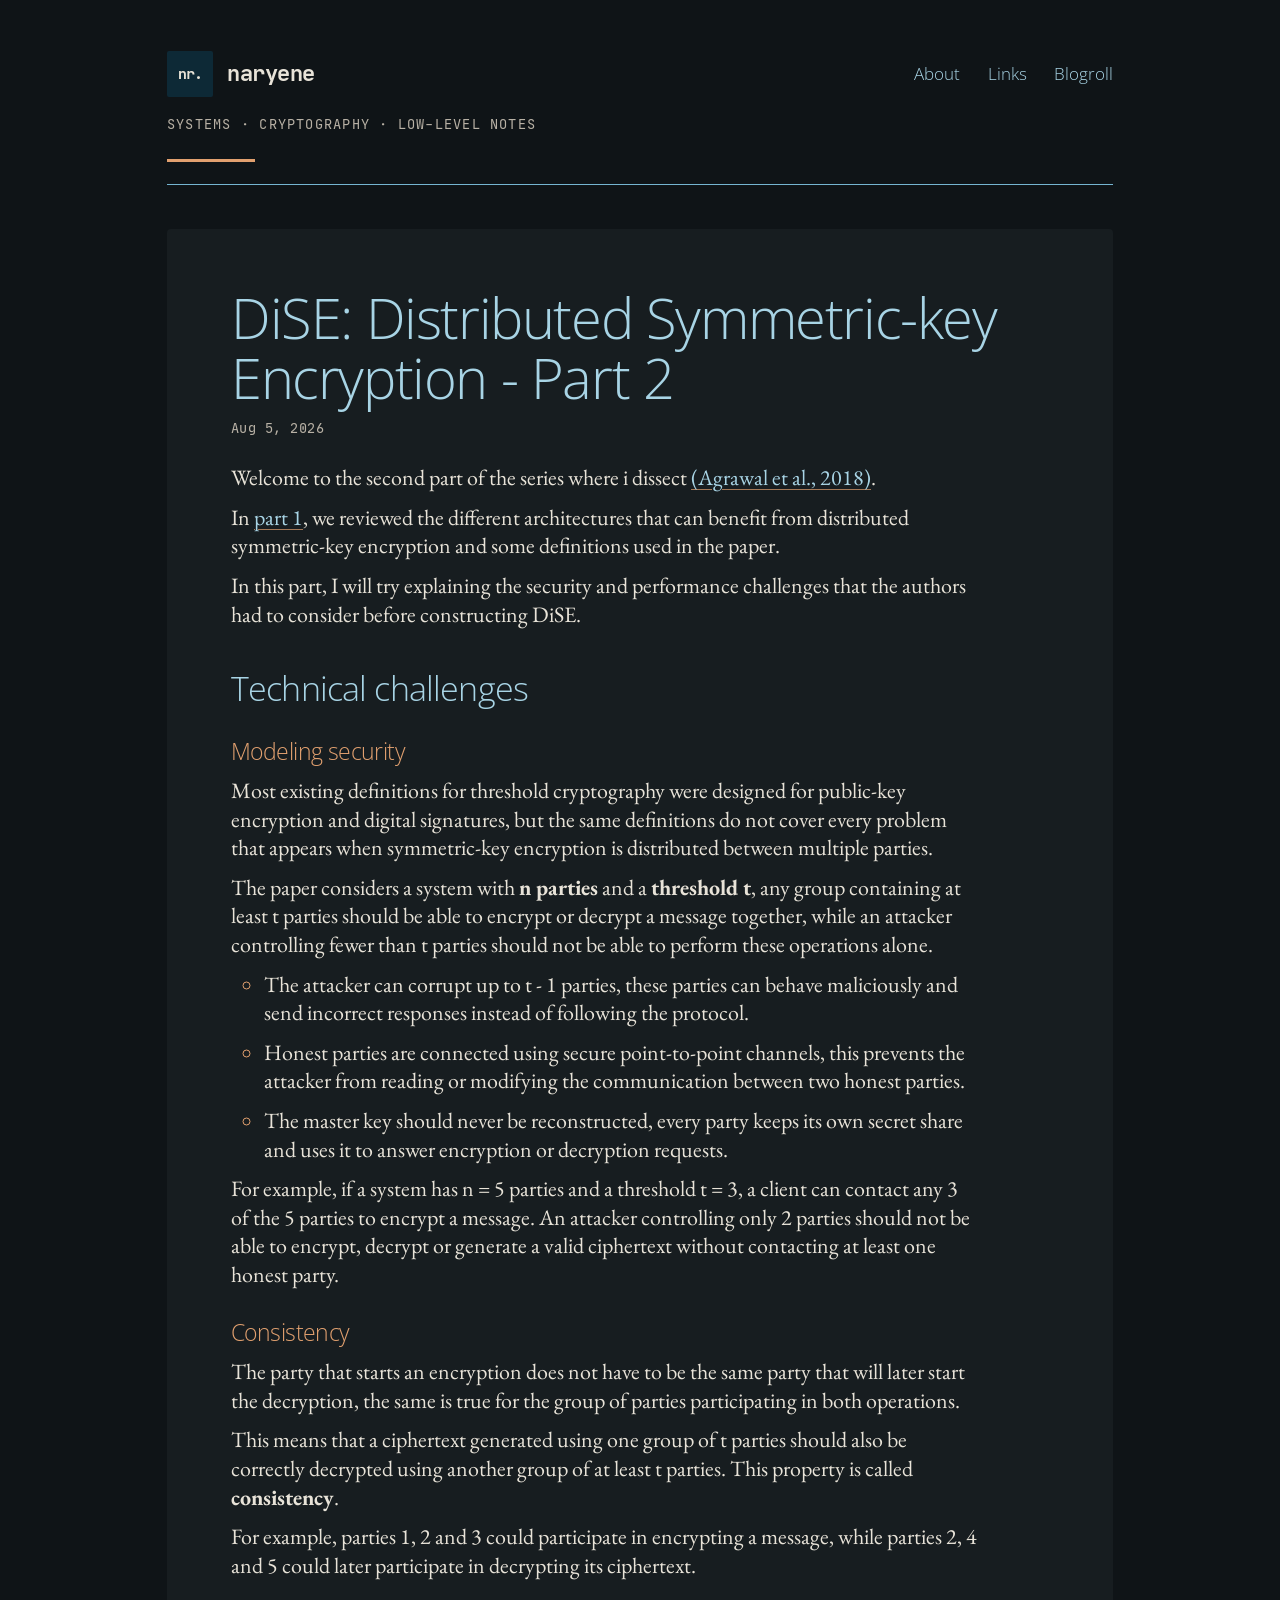
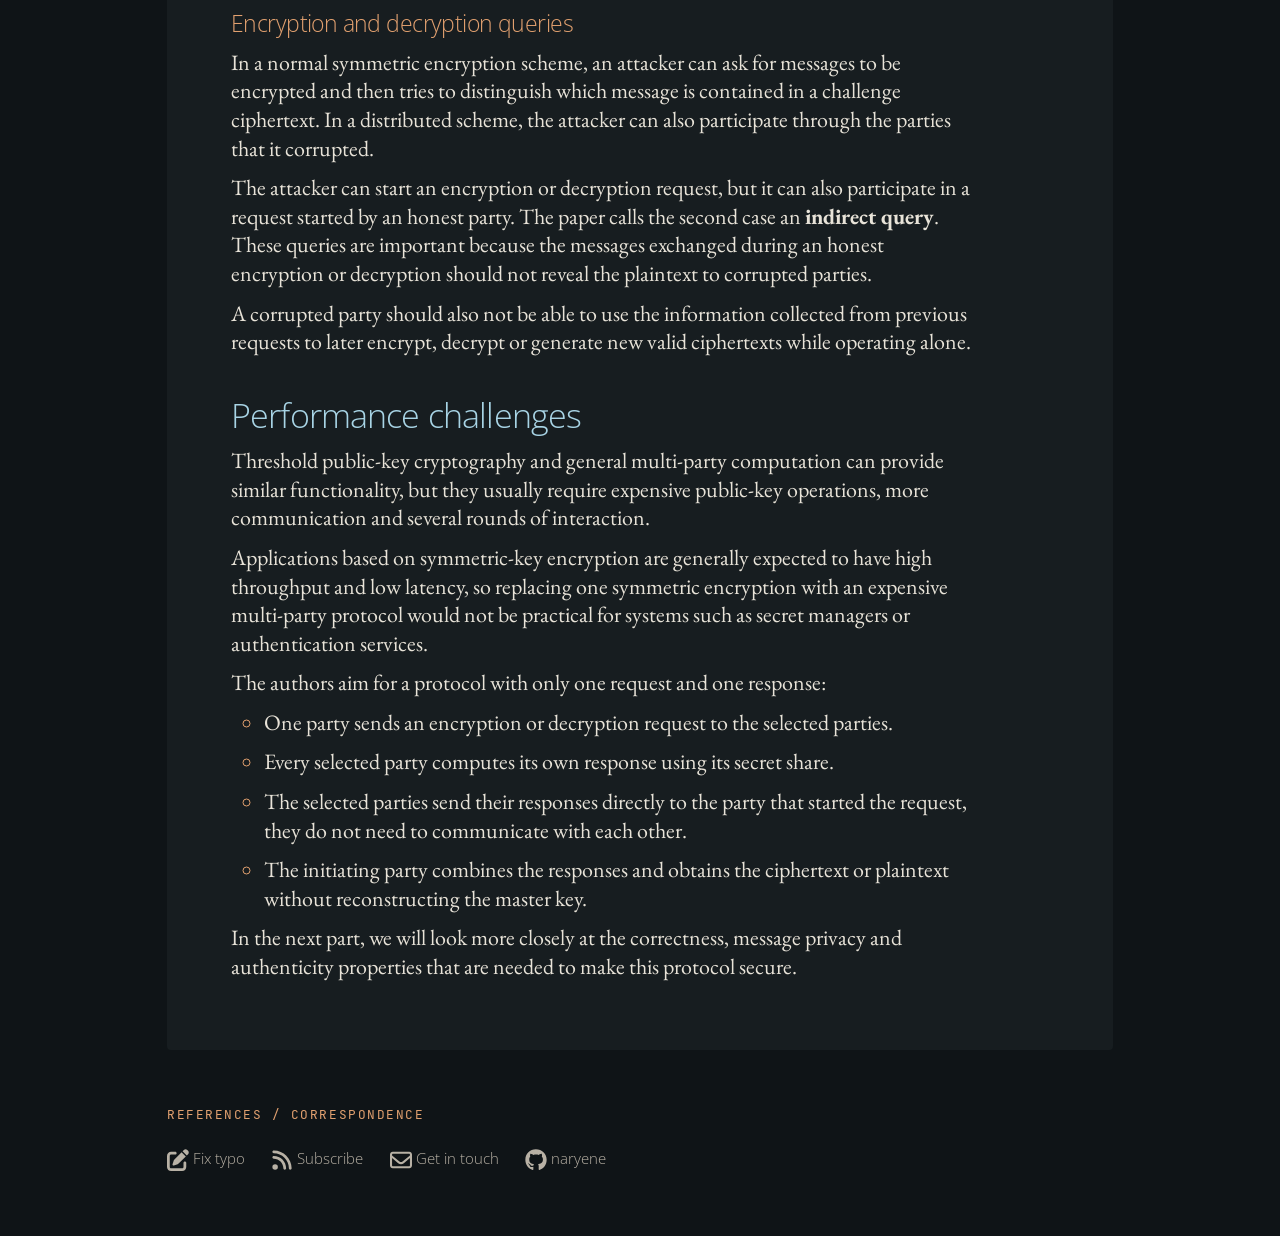
<file: 2026/08/05/dise-part-2.html>
<!DOCTYPE html>
<html lang='en-US'>
<head>
  <meta charset='utf-8'>
  <meta name="viewport" content="width=device-width, initial-scale=1">
  <title>DiSE: Distributed Symmetric-key Encryption - Part 2</title>
  <meta name="description" content="Welcome to the second part of the series where i dissect (Agrawal et al., 2018).">
  <link rel="icon" href="/favicon.png" type="image/png">
  <link rel="icon" href="/favicon.svg" type="image/svg+xml">
  <link rel="canonical" href="https://naryene.github.io/2026/08/05/dise-part-2.html">
  <link rel="alternate" type="application/rss+xml" title="naryene" href="https://naryene.github.io/feed.xml">
  <script data-goatcounter="https://naryene.goatcounter.com/count"
          async src="https://gc.zgo.at/count.js"></script>
  <style>
  @font-face {
    font-family: 'Open Sans'; src: url('/css/OpenSans-300-Normal.woff2') format('woff2');
    font-weight: 300; font-style: normal;
  }
  @font-face {
    font-family: 'JetBrains Mono'; src: url('/css/JetBrainsMono-400-Normal.woff2') format('woff2');
    font-weight: 400; font-style: normal;
  }
  @font-face {
    font-family: 'JetBrains Mono'; src: url('/css/JetBrainsMono-700-Normal.woff2') format('woff2');
    font-weight: 700; font-style: normal;
  }
  @font-face {
    font-family: 'EB Garamond'; src: url('/css/EBGaramond-400-Normal.woff2') format('woff2');
    font-weight: 400; font-style: normal;
  }
  @font-face {
    font-family: 'EB Garamond'; src: url('/css/EBGaramond-400-Italic.woff2') format('woff2');
    font-weight: 400; font-style: italic;
  }
  @font-face {
    font-family: 'EB Garamond'; src: url('/css/EBGaramond-700-Normal.woff2') format('woff2');
    font-weight: 700; font-style: normal;
  }
  @font-face {
    font-family: 'EB Garamond'; src: url('/css/EBGaramond-700-Italic.woff2') format('woff2');
    font-weight: 700; font-style: italic;
  }

  * { box-sizing: border-box; margin: 0; padding: 0; margin-block-start: 0; margin-block-end: 0; }

  body {
    max-width: 80ch;
    padding: 2ch;
    margin-left: auto;
    margin-right: auto;
  }

  header { margin-bottom: 2rem; }
  header > nav { display: flex; column-gap: 2ch; align-items: baseline; flex-wrap: wrap; }
  header a { font-style: normal; color: rgba(0, 0, 0, .8); text-decoration: none; }
  header a:hover { color: rgba(0, 0, 0, .8); text-decoration: underline; }
  header .title { font-size: 1.25em; flex-grow: 2; }

  footer { margin-top: 2rem; }
  footer > p { display: flex; column-gap: 2ch; justify-content: center; flex-wrap: wrap; }
  footer a { color: rgba(0, 0, 0, .8); text-decoration: none; white-space: nowrap; }
  footer i { vertical-align: middle; color: rgba(0, 0, 0, .8) }

  </style>

  <link rel="stylesheet" href="/css/main.css">
  <link rel="stylesheet" href="/css/notebook.css">
  <link rel="stylesheet" href="/css/katex.min.css">
  
</head>

<body>
  <a class="skip-link" href="#content">Skip to content</a>

  <header class="site-header">
    <nav aria-label="Primary">
      <a class="title" href="/">
        <span class="site-mark" aria-hidden="true">nr.</span>
        <span>naryene</span>
      </a>
      <span class="nav-links">
        <a href="/about.html">About</a>
        <a href="/links.html">Links</a>
        <a href="/blogroll.html">Blogroll</a>
      </span>
    </nav>
    <p class="site-description">systems · cryptography · low-level notes</p>
  </header>

  <main id="content" tabindex="-1">
  <article >

<h1><span>DiSE: Distributed Symmetric-key Encryption - Part 2</span> <time class="meta" datetime="2026-08-05">Aug 5, 2026</time></h1>
<p><span>Welcome to the second part of the series where i dissect </span><a href="https://eprint.iacr.org/2018/727.pdf"><span>(Agrawal et al., 2018)</span></a><span>.</span></p>
<p><span>In </span><a href="/2025/09/02/dise-part-1.html"><span>part 1</span></a><span>, we reviewed the different architectures that can benefit from distributed symmetric-key encryption and some definitions used in the paper.</span></p>
<p><span>In this part, I will try explaining the security and performance challenges that the authors had to consider before constructing DiSE.</span></p>
<section id="Technical-challenges">

    <h2>
    <a href="#Technical-challenges"><span>Technical challenges</span> </a>
    </h2>
<section id="Modeling-security">

    <h3>
    <a href="#Modeling-security"><span>Modeling security</span> </a>
    </h3>
<p><span>Most existing definitions for threshold cryptography were designed for public-key encryption and digital signatures, but the same definitions do not cover every problem that appears when symmetric-key encryption is distributed between multiple parties.</span></p>
<p><span>The paper considers a system with </span><strong><span>n parties</span></strong><span> and a </span><strong><span>threshold t</span></strong><span>, any group containing at least t parties should be able to encrypt or decrypt a message together, while an attacker controlling fewer than t parties should not be able to perform these operations alone.</span></p>
<ul>
<li>
<p><span>The attacker can corrupt up to t - 1 parties, these parties can behave maliciously and send incorrect responses instead of following the protocol.</span></p>
</li>
<li>
<p><span>Honest parties are connected using secure point-to-point channels, this prevents the attacker from reading or modifying the communication between two honest parties.</span></p>
</li>
<li>
<p><span>The master key should never be reconstructed, every party keeps its own secret share and uses it to answer encryption or decryption requests.</span></p>
</li>
</ul>
<p><span>For example, if a system has n = 5 parties and a threshold t = 3, a client can contact any 3 of the 5 parties to encrypt a message. An attacker controlling only 2 parties should not be able to encrypt, decrypt or generate a valid ciphertext without contacting at least one honest party.</span></p>
</section>
<section id="Consistency">

    <h3>
    <a href="#Consistency"><span>Consistency</span> </a>
    </h3>
<p><span>The party that starts an encryption does not have to be the same party that will later start the decryption, the same is true for the group of parties participating in both operations.</span></p>
<p><span>This means that a ciphertext generated using one group of t parties should also be correctly decrypted using another group of at least t parties. This property is called </span><strong><span>consistency</span></strong><span>.</span></p>
<p><span>For example, parties 1, 2 and 3 could participate in encrypting a message, while parties 2, 4 and 5 could later participate in decrypting its ciphertext.</span></p>
</section>
<section id="Encryption-and-decryption-queries">

    <h3>
    <a href="#Encryption-and-decryption-queries"><span>Encryption and decryption queries</span> </a>
    </h3>
<p><span>In a normal symmetric encryption scheme, an attacker can ask for messages to be encrypted and then tries to distinguish which message is contained in a challenge ciphertext. In a distributed scheme, the attacker can also participate through the parties that it corrupted.</span></p>
<p><span>The attacker can start an encryption or decryption request, but it can also participate in a request started by an honest party. The paper calls the second case an </span><strong><span>indirect query</span></strong><span>. These queries are important because the messages exchanged during an honest encryption or decryption should not reveal the plaintext to corrupted parties.</span></p>
<p><span>A corrupted party should also not be able to use the information collected from previous requests to later encrypt, decrypt or generate new valid ciphertexts while operating alone.</span></p>
</section>
</section>
<section id="Performance-challenges">

    <h2>
    <a href="#Performance-challenges"><span>Performance challenges</span> </a>
    </h2>
<p><span>Threshold public-key cryptography and general multi-party computation can provide similar functionality, but they usually require expensive public-key operations, more communication and several rounds of interaction.</span></p>
<p><span>Applications based on symmetric-key encryption are generally expected to have high throughput and low latency, so replacing one symmetric encryption with an expensive multi-party protocol would not be practical for systems such as secret managers or authentication services.</span></p>
<p><span>The authors aim for a protocol with only one request and one response:</span></p>
<ul>
<li>
<p><span>One party sends an encryption or decryption request to the selected parties.</span></p>
</li>
<li>
<p><span>Every selected party computes its own response using its secret share.</span></p>
</li>
<li>
<p><span>The selected parties send their responses directly to the party that started the request, they do not need to communicate with each other.</span></p>
</li>
<li>
<p><span>The initiating party combines the responses and obtains the ciphertext or plaintext without reconstructing the master key.</span></p>
</li>
</ul>
<p><span>In the next part, we will look more closely at the correctness, message privacy and authenticity properties that are needed to make this protocol secure.</span></p>
</section>
</article>
  </main>

  <footer class="site-footer">
    <p class="footer-links">
      <span class="footer-label">references / correspondence</span>
      <a href="https://github.com/naryene/naryene.github.io/edit/main/content/posts/2026-08-05-dise-part-2.dj">
        <svg class="icon"><use href="/assets/icons.svg#edit"/></svg>
        Fix typo
      </a>
      <a href="/feed.xml">
        <svg class="icon"><use href="/assets/icons.svg#rss"/></svg>
        Subscribe
      </a>
      <a href="mailto:rn.zorgani+blog@gmail.com">
        <svg class="icon"><use href="/assets/icons.svg#email"/></svg>
        Get in touch
      </a>
      <a href="https://github.com/naryene">
        <svg class="icon"><use href="/assets/icons.svg#github"/></svg>
        naryene
      </a>
    </p>
  </footer>
</body>

</html>
</file>
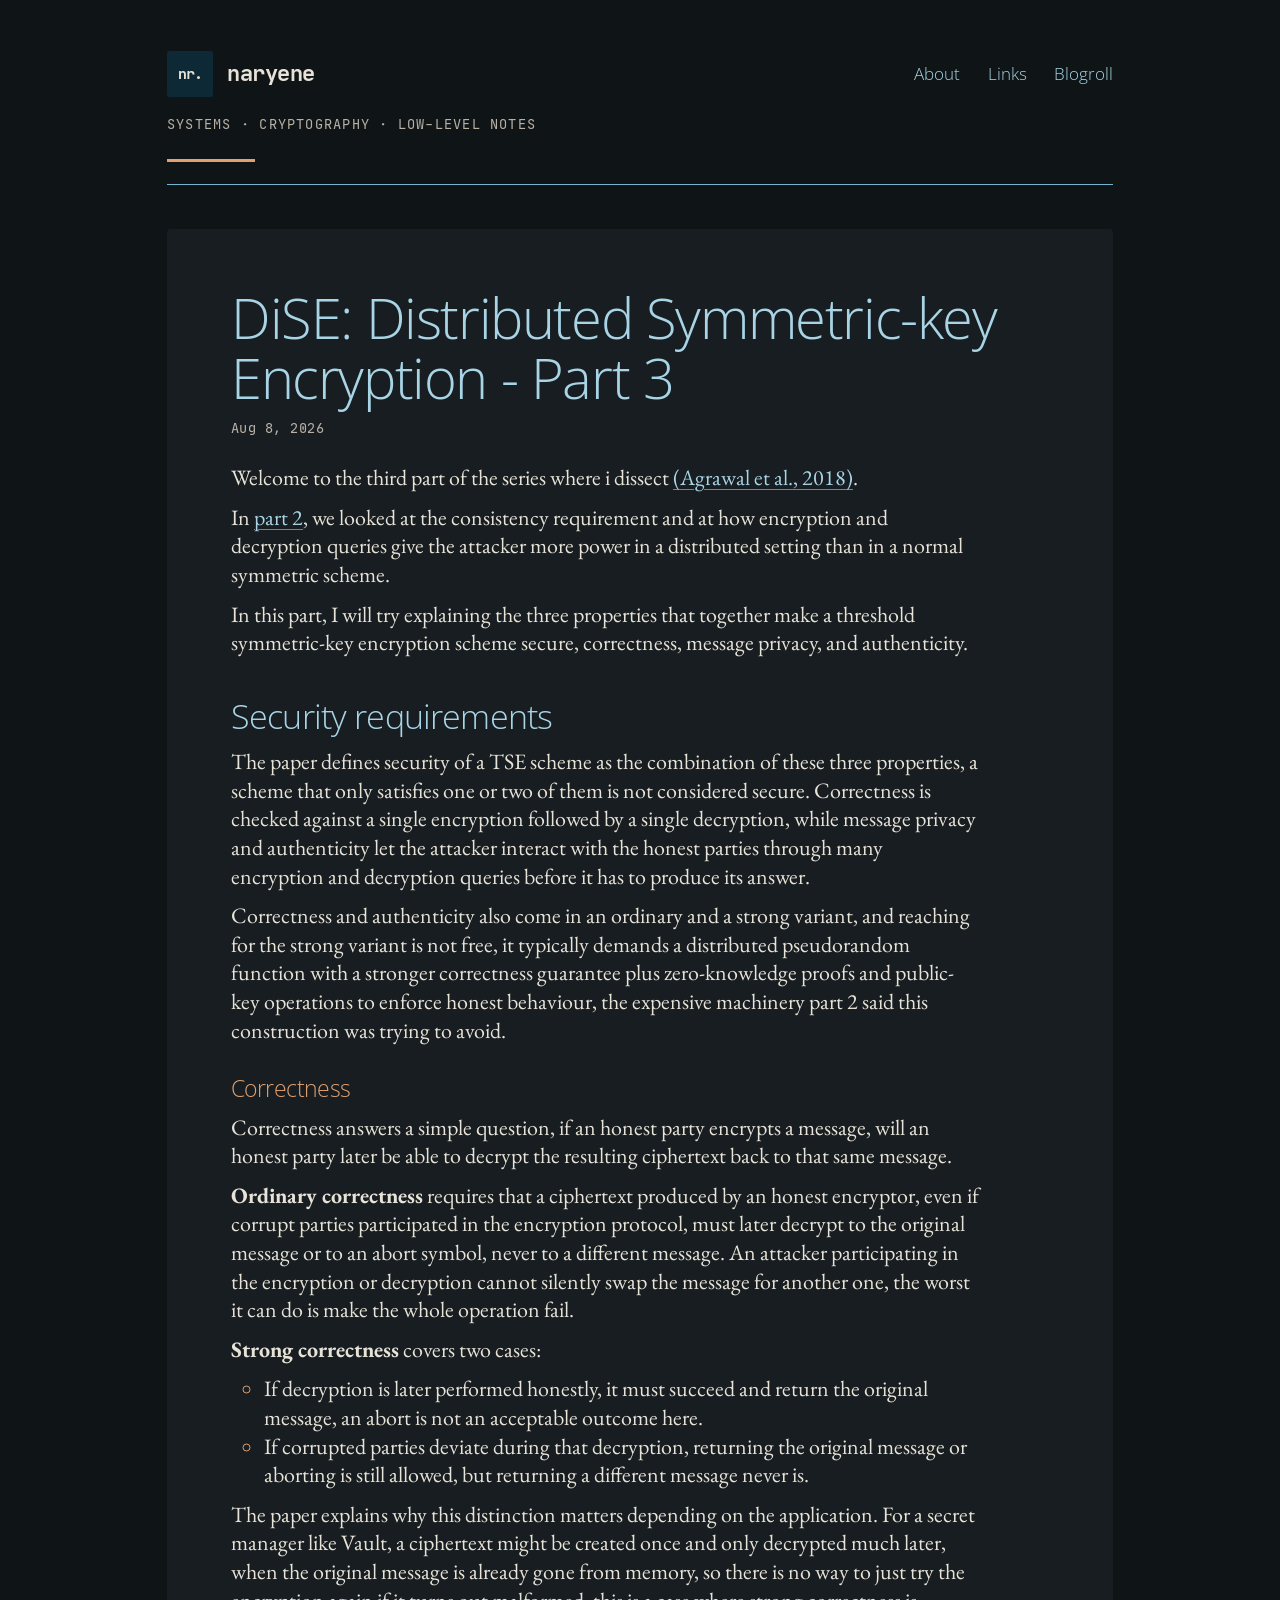
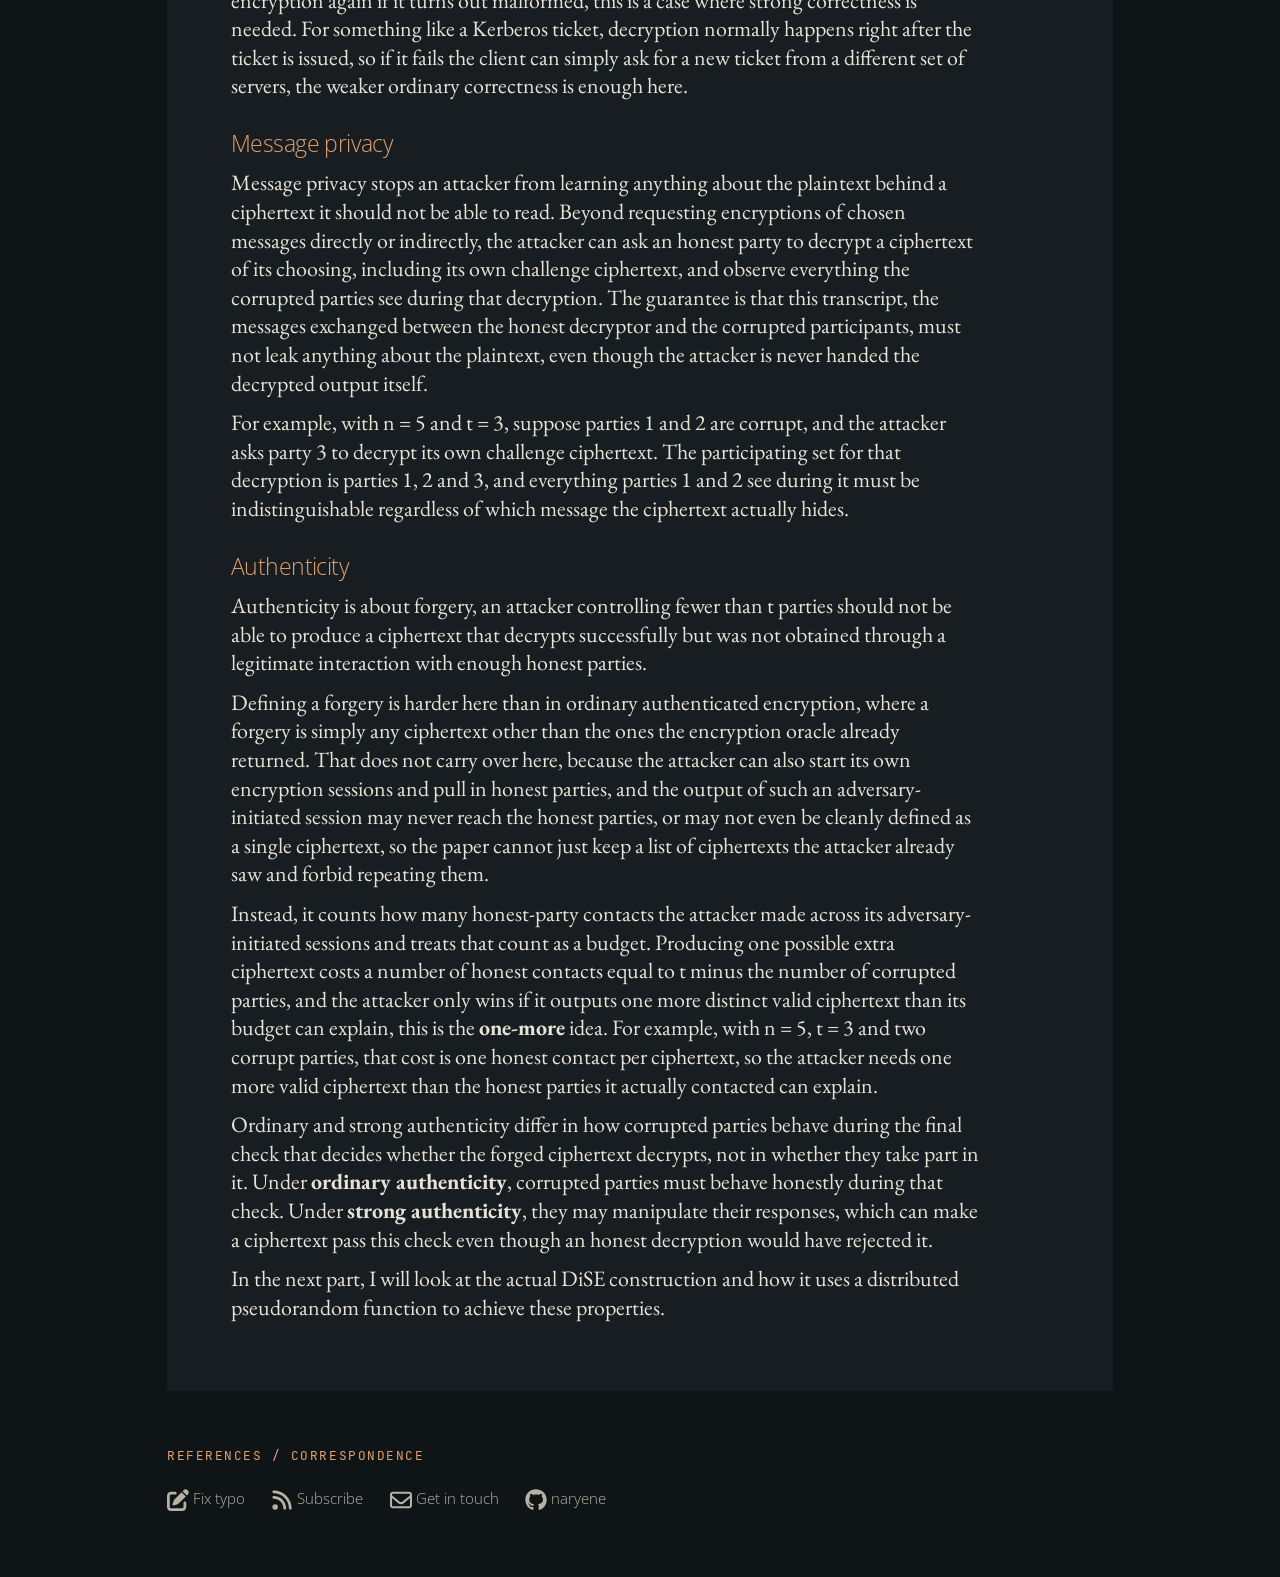
<file: 2026/08/08/dise-part-3.html>
<!DOCTYPE html>
<html lang='en-US'>
<head>
  <meta charset='utf-8'>
  <meta name="viewport" content="width=device-width, initial-scale=1">
  <title>DiSE: Distributed Symmetric-key Encryption - Part 3</title>
  <meta name="description" content="Welcome to the third part of the series where i dissect (Agrawal et al., 2018).">
  <link rel="icon" href="/favicon.png" type="image/png">
  <link rel="icon" href="/favicon.svg" type="image/svg+xml">
  <link rel="canonical" href="https://naryene.github.io/2026/08/08/dise-part-3.html">
  <link rel="alternate" type="application/rss+xml" title="naryene" href="https://naryene.github.io/feed.xml">
  <script data-goatcounter="https://naryene.goatcounter.com/count"
          async src="https://gc.zgo.at/count.js"></script>
  <style>
  @font-face {
    font-family: 'Open Sans'; src: url('/css/OpenSans-300-Normal.woff2') format('woff2');
    font-weight: 300; font-style: normal;
  }
  @font-face {
    font-family: 'JetBrains Mono'; src: url('/css/JetBrainsMono-400-Normal.woff2') format('woff2');
    font-weight: 400; font-style: normal;
  }
  @font-face {
    font-family: 'JetBrains Mono'; src: url('/css/JetBrainsMono-700-Normal.woff2') format('woff2');
    font-weight: 700; font-style: normal;
  }
  @font-face {
    font-family: 'EB Garamond'; src: url('/css/EBGaramond-400-Normal.woff2') format('woff2');
    font-weight: 400; font-style: normal;
  }
  @font-face {
    font-family: 'EB Garamond'; src: url('/css/EBGaramond-400-Italic.woff2') format('woff2');
    font-weight: 400; font-style: italic;
  }
  @font-face {
    font-family: 'EB Garamond'; src: url('/css/EBGaramond-700-Normal.woff2') format('woff2');
    font-weight: 700; font-style: normal;
  }
  @font-face {
    font-family: 'EB Garamond'; src: url('/css/EBGaramond-700-Italic.woff2') format('woff2');
    font-weight: 700; font-style: italic;
  }

  * { box-sizing: border-box; margin: 0; padding: 0; margin-block-start: 0; margin-block-end: 0; }

  body {
    max-width: 80ch;
    padding: 2ch;
    margin-left: auto;
    margin-right: auto;
  }

  header { margin-bottom: 2rem; }
  header > nav { display: flex; column-gap: 2ch; align-items: baseline; flex-wrap: wrap; }
  header a { font-style: normal; color: rgba(0, 0, 0, .8); text-decoration: none; }
  header a:hover { color: rgba(0, 0, 0, .8); text-decoration: underline; }
  header .title { font-size: 1.25em; flex-grow: 2; }

  footer { margin-top: 2rem; }
  footer > p { display: flex; column-gap: 2ch; justify-content: center; flex-wrap: wrap; }
  footer a { color: rgba(0, 0, 0, .8); text-decoration: none; white-space: nowrap; }
  footer i { vertical-align: middle; color: rgba(0, 0, 0, .8) }

  </style>

  <link rel="stylesheet" href="/css/main.css">
  <link rel="stylesheet" href="/css/notebook.css">
  <link rel="stylesheet" href="/css/katex.min.css">
  
</head>

<body>
  <a class="skip-link" href="#content">Skip to content</a>

  <header class="site-header">
    <nav aria-label="Primary">
      <a class="title" href="/">
        <span class="site-mark" aria-hidden="true">nr.</span>
        <span>naryene</span>
      </a>
      <span class="nav-links">
        <a href="/about.html">About</a>
        <a href="/links.html">Links</a>
        <a href="/blogroll.html">Blogroll</a>
      </span>
    </nav>
    <p class="site-description">systems · cryptography · low-level notes</p>
  </header>

  <main id="content" tabindex="-1">
  <article >

<h1><span>DiSE: Distributed Symmetric-key Encryption - Part 3</span> <time class="meta" datetime="2026-08-08">Aug 8, 2026</time></h1>
<p><span>Welcome to the third part of the series where i dissect </span><a href="https://eprint.iacr.org/2018/727.pdf"><span>(Agrawal et al., 2018)</span></a><span>.</span></p>
<p><span>In </span><a href="/2026/08/05/dise-part-2.html"><span>part 2</span></a><span>, we looked at the consistency requirement and at how encryption and decryption queries give the attacker more power in a distributed setting than in a normal symmetric scheme.</span></p>
<p><span>In this part, I will try explaining the three properties that together make a threshold symmetric-key encryption scheme secure, correctness, message privacy, and authenticity.</span></p>
<section id="Security-requirements">

    <h2>
    <a href="#Security-requirements"><span>Security requirements</span> </a>
    </h2>
<p><span>The paper defines security of a TSE scheme as the combination of these three properties, a scheme that only satisfies one or two of them is not considered secure. Correctness is checked against a single encryption followed by a single decryption, while message privacy and authenticity let the attacker interact with the honest parties through many encryption and decryption queries before it has to produce its answer.</span></p>
<p><span>Correctness and authenticity also come in an ordinary and a strong variant, and reaching for the strong variant is not free, it typically demands a distributed pseudorandom function with a stronger correctness guarantee plus zero-knowledge proofs and public-key operations to enforce honest behaviour, the expensive machinery part 2 said this construction was trying to avoid.</span></p>
<section id="Correctness">

    <h3>
    <a href="#Correctness"><span>Correctness</span> </a>
    </h3>
<p><span>Correctness answers a simple question, if an honest party encrypts a message, will an honest party later be able to decrypt the resulting ciphertext back to that same message.</span></p>
<p><strong><span>Ordinary correctness</span></strong><span> requires that a ciphertext produced by an honest encryptor, even if corrupt parties participated in the encryption protocol, must later decrypt to the original message or to an abort symbol, never to a different message. An attacker participating in the encryption or decryption cannot silently swap the message for another one, the worst it can do is make the whole operation fail.</span></p>
<p><strong><span>Strong correctness</span></strong><span> covers two cases:</span></p>
<ul>
<li>
<span>If decryption is later performed honestly, it must succeed and return the original message, an abort is not an acceptable outcome here.</span>
</li>
<li>
<span>If corrupted parties deviate during that decryption, returning the original message or aborting is still allowed, but returning a different message never is.</span>
</li>
</ul>
<p><span>The paper explains why this distinction matters depending on the application. For a secret manager like Vault, a ciphertext might be created once and only decrypted much later, when the original message is already gone from memory, so there is no way to just try the encryption again if it turns out malformed, this is a case where strong correctness is needed. For something like a Kerberos ticket, decryption normally happens right after the ticket is issued, so if it fails the client can simply ask for a new ticket from a different set of servers, the weaker ordinary correctness is enough here.</span></p>
</section>
<section id="Message-privacy">

    <h3>
    <a href="#Message-privacy"><span>Message privacy</span> </a>
    </h3>
<p><span>Message privacy stops an attacker from learning anything about the plaintext behind a ciphertext it should not be able to read. Beyond requesting encryptions of chosen messages directly or indirectly, the attacker can ask an honest party to decrypt a ciphertext of its choosing, including its own challenge ciphertext, and observe everything the corrupted parties see during that decryption. The guarantee is that this transcript, the messages exchanged between the honest decryptor and the corrupted participants, must not leak anything about the plaintext, even though the attacker is never handed the decrypted output itself.</span></p>
<p><span>For example, with n = 5 and t = 3, suppose parties 1 and 2 are corrupt, and the attacker asks party 3 to decrypt its own challenge ciphertext. The participating set for that decryption is parties 1, 2 and 3, and everything parties 1 and 2 see during it must be indistinguishable regardless of which message the ciphertext actually hides.</span></p>
</section>
<section id="Authenticity">

    <h3>
    <a href="#Authenticity"><span>Authenticity</span> </a>
    </h3>
<p><span>Authenticity is about forgery, an attacker controlling fewer than t parties should not be able to produce a ciphertext that decrypts successfully but was not obtained through a legitimate interaction with enough honest parties.</span></p>
<p><span>Defining a forgery is harder here than in ordinary authenticated encryption, where a forgery is simply any ciphertext other than the ones the encryption oracle already returned. That does not carry over here, because the attacker can also start its own encryption sessions and pull in honest parties, and the output of such an adversary-initiated session may never reach the honest parties, or may not even be cleanly defined as a single ciphertext, so the paper cannot just keep a list of ciphertexts the attacker already saw and forbid repeating them.</span></p>
<p><span>Instead, it counts how many honest-party contacts the attacker made across its adversary-initiated sessions and treats that count as a budget. Producing one possible extra ciphertext costs a number of honest contacts equal to t minus the number of corrupted parties, and the attacker only wins if it outputs one more distinct valid ciphertext than its budget can explain, this is the </span><strong><span>one-more</span></strong><span> idea. For example, with n = 5, t = 3 and two corrupt parties, that cost is one honest contact per ciphertext, so the attacker needs one more valid ciphertext than the honest parties it actually contacted can explain.</span></p>
<p><span>Ordinary and strong authenticity differ in how corrupted parties behave during the final check that decides whether the forged ciphertext decrypts, not in whether they take part in it. Under </span><strong><span>ordinary authenticity</span></strong><span>, corrupted parties must behave honestly during that check. Under </span><strong><span>strong authenticity</span></strong><span>, they may manipulate their responses, which can make a ciphertext pass this check even though an honest decryption would have rejected it.</span></p>
<p><span>In the next part, I will look at the actual DiSE construction and how it uses a distributed pseudorandom function to achieve these properties.</span></p>
</section>
</section>
</article>
  </main>

  <footer class="site-footer">
    <p class="footer-links">
      <span class="footer-label">references / correspondence</span>
      <a href="https://github.com/naryene/naryene.github.io/edit/main/content/posts/2026-08-08-dise-part-3.dj">
        <svg class="icon"><use href="/assets/icons.svg#edit"/></svg>
        Fix typo
      </a>
      <a href="/feed.xml">
        <svg class="icon"><use href="/assets/icons.svg#rss"/></svg>
        Subscribe
      </a>
      <a href="mailto:rn.zorgani+blog@gmail.com">
        <svg class="icon"><use href="/assets/icons.svg#email"/></svg>
        Get in touch
      </a>
      <a href="https://github.com/naryene">
        <svg class="icon"><use href="/assets/icons.svg#github"/></svg>
        naryene
      </a>
    </p>
  </footer>
</body>

</html>
</file>
<file: css/main.css>
html {
  font-family: "EB Garamond", serif;
  font-size: 22px;
  line-height: 1.3em;
}

h1 {
  margin-bottom: 0.75rem;
}

h2,
h3 {
  margin-bottom: 0.5rem;
}

section {
  margin-top: 1rem;
}

p,
table,
ol,
ul,
figure,
aside,
dl,
hr {
  margin-bottom: 0.5rem;
}

sup,
sub {
  line-height: 0;
}

svg.icon {
  width: 1rem;
  height: 1rem;
  vertical-align: middle;
}

h1,
h2,
h3 {
  font-family: "Open Sans", sans-serif;
  font-weight: 300;
  color: #3498db;
  text-rendering: optimizeLegibility;
  line-height: 1em;
}

h1,
h2 {
  font-size: 1.5rem;
}

h3 {
  font-size: 1.2rem;
}

section:target> :is(h1, h2, h3) {
  position: relative;
}

section:target> :is(h1, h2, h3)::before {
  position: absolute;
  left: -1.2ch;
  content: "§";
}

:is(h1, h2, h3)>a {
  color: inherit;
  text-decoration: none
}

:is(h1, h2, h3)>a:hover {
  color: inherit;
  text-decoration: none
}

/* Block */

img,
video {
  display: inline-block;
  vertical-align: middle;
  max-width: 100%;
  height: auto;
}

figure>img,
figure>video {
  display: block;
  margin-left: auto;
  margin-right: auto;
}

p {
  hyphens: auto;
  -webkit-hyphens: auto;
  text-align: justify;
}

figure.blockquote {
  padding-left: 1em;
  border-left: 3px solid #3498db;
}

figure.blockquote>figcaption {
  text-align: right;
}

table {
  border-collapse: collapse;
  background: #fff;
}

table,
td,
th {
  border: 1px solid #dedede;
}

td,
th {
  padding: 0.5625em 0.625em
}

ol,
ul,
dd {
  margin-left: 3ch;
}

ul {
  list-style-type: circle;
}

.roman {
  list-style-type: lower-roman;
}

dt {
  font-weight: bold;
}

aside.admn {
  display: flex;
  flex-direction: row;
  align-items: center;
}

aside.admn>svg.icon {
  flex-shrink: 0;
  width: 2rem;
  height: 2rem;
  fill: #19407c;
}

aside.admn.warn>svg.icon {
  fill: #3498db;
}

aside.admn>div {
  padding-left: 1ch;
  margin-left: 1ch;
  border-left: 1px solid #dddddf
}

aside.block {
  border-style: solid;
  border-width: 1px;
  border-radius: 4px;
  border-color: #dbdbd6;
  padding: 1em;
  background: #f3f3f2;
}

aside.block>.title {
  font-family: "Open Sans", sans-serif;
  font-size: 1.5rem;
  color: #7a2518;
  text-align: center;
  margin-top: 0;
  margin-bottom: 0.5rem;
}

aside.block> :last-child {
  margin-bottom: 0;
}

details {
  padding-left: 1em;
  border-left: 3px solid #19407c;
}

pre {
  line-height: 1rem;
}

code {
  font-family: "JetBrains Mono", monospace;
  font-variant-ligatures: none;
  font-size: 0.75em;
  color: rgba(0, 0, 0, .9);
}

figcaption.title {
  font-style: italic;
  font-weight: 400;
  line-height: 1.45;
  color: #7a2518;
  margin-top: 0;
  margin-bottom: 0.25em;
}

figure.code-block {
  max-width: 100%;
}

figure.code-block>.code-block-header {
  display: flex;
  flex-wrap: wrap;
  align-items: baseline;
  justify-content: space-between;
  column-gap: 1ch;
  margin-bottom: 0.25em;
}

figure.code-block>.code-block-header>.code-title {
  font-style: italic;
  font-weight: 400;
  line-height: 1.45;
  color: #7a2518;
  overflow-wrap: anywhere;
}

figure.code-block>.code-block-header>.code-language {
  margin-left: auto;
  font-family: "JetBrains Mono", monospace;
  font-variant-ligatures: none;
  font-size: 0.7rem;
  line-height: 1.45;
  letter-spacing: 0.05em;
  color: rgba(0, 0, 0, .55);
  overflow-wrap: anywhere;
}

figure.code-block>pre {
  max-width: 100%;
}

figure.code-block>pre>code {
  display: flex;
  flex-direction: column;
  overflow-x: auto;
  overflow-y: clip;
  counter-reset: line;
}

figure.code-block>pre>code>.line {
  counter-increment: line;
  width: max-content;
  min-width: 100%;
}

figure.code-block>pre>code>.line:before {
  content: counter(line);
  display: inline-block;
  width: 3ch;
  padding-right: 0.5ch;
  margin-right: 1ch;
  text-align: right;
  opacity: .35;
  border-right: 1px solid black;
}

ol.callout {
  list-style: none;
  counter-reset: callout;
}

ol.callout>li {
  position: relative;
}

ol.callout>li::before {
  counter-increment: callout;
  content: counter(callout);
  position: absolute;
  top: 0.2rem;
  left: -1.1rem;
}

i.callout::after {
  content: attr(data-value);
}

ol.callout>li::before,
i.callout::after {
  font-family: "JetBrains Mono";
  font-style: normal;
  font-size: 0.75rem;
  font-weight: bold;
  display: inline-block;
  width: 0.9rem;
  height: 0.9rem;
  line-height: 0.9rem;
  border-radius: 100%;
  background-color: black;
  color: white;
  text-align: center;
}

.two-col {
  display: flex;
  flex-direction: row;
}

.two-col>*:first-child {
  flex: 30%;
}

.two-col>*:last-child {
  flex: 30%;
}

hr {
  border: none;
  height: 0;
  overflow: visible;
  color: black;
  height: 1rem;
}

hr::after {
  content: '❧';
  display: block;
  text-align: center;
}

/* Inline */

p>code {
  white-space: nowrap;
}

/* Sadly, overflow-wrap: anywhere doesn't compose with this */
.display {
  display: block;
  margin: 1em 0;
  text-align: center
}

a {
  text-decoration-color: #2156a5;
  color: black;
}

a:hover,
a:focus {
  color: #2156a5;
  fill: #2156a5;
}

a.url {
  word-break: break-all;
}

kbd {
  font-family: "JetBrains Mono", monospace;
  font-variant-ligatures: none;
  font-size: .65rem;
  line-height: 1.45;
}

kbd>kbd {
  display: inline-block;
  color: rgba(0, 0, 0, .8);
  background: #f7f7f7;
  border: 1px solid #ccc;
  border-radius: 3px;
  box-shadow: 0 1px 0 rgb(0 0 0 / 20%), 0 0 0 0.1em #fff inset;
  margin: 0 0.15em;
  padding: 0.2em 0.5em;
  top: -0.1em;
  vertical-align: middle;
  position: relative;
  white-space: nowrap;
}

dfn,
.small-caps {
  font-style: normal;
  font-variant: small-caps;
}

.meta {
  display: block;
  display: block;
  color: #828282;
  font-family: "Open Sans", sans-serif;
  font-size: 1rem;
}

.menu {
  font-weight: bold;
}

/* Special Cases */

.post-list {
  margin-left: 0;
  list-style: none;
}

.post-list>li {
  margin-top: 1em;
}

.post-list h2 {
  margin-top: 0;
}

.post-list a {
  color: #3498db;
  text-decoration: none;
  display: block;
}

.post-list a:hover {
  color: #3498db;
  text-decoration: underline;
}

.about-ava {
  float: left;
  margin-right: 2ch;
  display: inline;
}

/* Highlighting */

.hl-keyword,
.hl-literal {
  color: #000000;
  font-weight: bold;
}

.hl-type {
  color: #0086B3;
}

.hl-tag {
  color: #000080;
}

.hl-title.function_ {
  color: #990000;
  font-weight: bold;
}

.hl-title.class_ {
  color: #445588;
  font-weight: bold;
}

.hl-comment {
  color: #008000;
  font-style: italic;
}

.hl-built_in,
.hl-meta {
  color: #3c5d5d;
  font-weight: bold;
}

.hl-number {
  color: #009999;
}

.hl-string {
  color: #d14;
}

.hl-output {
  color: #2156a5;
}

.hl-subst {
  color: rgba(0, 0, 0, .9);
}

.hl-attr,
.hl-symbol {
  color: #008080;
}

.hl-line {
  background-color: #ffc;
}
</file>
<file: css/notebook.css>
/* Tokens */

:root {
  color-scheme: dark;
  --paper: #0f1417;
  --paper-deep: #090d0f;
  --sheet: #171d20;
  --sheet-muted: #1d2529;
  --ink: #e8e3d8;
  --ink-muted: #b8b1a5;
  --blue: #75b5d1;
  --blue-deep: #a8d4e5;
  --blue-faint: rgba(117, 181, 209, 0.1);
  --copper: #e1a06f;
  --copper-faint: rgba(225, 160, 111, 0.18);
  --rule: rgba(117, 181, 209, 0.24);
  --border: rgba(232, 227, 216, 0.17);
  --focus: #ffb781;
  --code-bg: #101619;
  --code-header: #0d2936;
  --shadow: 0 1.2rem 3rem rgba(0, 0, 0, 0.38);
  --content-width: 86ch;
}

html {
  min-width: 0;
  background: var(--paper);
  color: var(--ink);
  scroll-behavior: smooth;
  text-rendering: optimizeLegibility;
}

body {
  min-width: 0;
  max-width: none;
  min-height: 100vh;
  margin: 0;
  padding: 0 clamp(1rem, 4vw, 3rem);
  overflow-x: hidden;
  background: var(--paper);
}

::selection {
  color: var(--ink);
  background: rgba(225, 160, 111, 0.32);
}

.skip-link {
  position: fixed;
  z-index: 20;
  top: 0.75rem;
  left: 0.75rem;
  padding: 0.45rem 0.75rem;
  color: var(--ink);
  background: var(--code-header);
  border-radius: 2px;
  font-family: "Open Sans", sans-serif;
  font-size: 0.75rem;
  transform: translateY(-180%);
}

.skip-link:focus {
  transform: translateY(0);
}

:focus-visible {
  outline: 3px solid var(--focus);
  outline-offset: 3px;
}

/* Shell */

.site-header,
main,
.site-footer {
  width: min(100%, var(--content-width));
  margin-inline: auto;
}

.site-header {
  padding: clamp(1.5rem, 4vw, 2.75rem) 0 1rem;
  border-bottom: 1px solid var(--blue);
}

.site-header::after {
  display: block;
  width: 4rem;
  height: 3px;
  margin-top: 0.9rem;
  background: var(--copper);
  content: "";
}

.site-header>nav {
  display: flex;
  gap: 1rem 2rem;
  align-items: center;
  flex-wrap: wrap;
}

.site-header a {
  color: var(--blue-deep);
  text-decoration-color: rgba(225, 160, 111, 0.72);
  text-decoration-thickness: 1px;
  text-underline-offset: 0.22em;
}

.site-header .title {
  display: inline-flex;
  gap: 0.65rem;
  align-items: center;
  flex-grow: 1;
  width: auto;
  color: var(--ink);
  font-family: "JetBrains Mono", monospace;
  font-size: clamp(1rem, 1.6vw, 1.2rem);
  font-weight: 700;
  letter-spacing: -0.025em;
  text-decoration: none;
}

.site-mark {
  display: inline-grid;
  width: 2.1rem;
  height: 2.1rem;
  place-items: center;
  color: var(--ink);
  background: var(--code-header);
  border-radius: 2px;
  font-size: 0.68rem;
  letter-spacing: -0.08em;
}

.nav-links {
  display: inline-flex;
  gap: 0.5rem 1.25rem;
  align-items: center;
  flex-wrap: wrap;
  font-family: "Open Sans", sans-serif;
  font-size: 0.78rem;
}

.nav-links a {
  padding-block: 0.25rem;
}

.site-description {
  margin: 0.6rem 0 0;
  color: var(--ink-muted);
  font-family: "JetBrains Mono", monospace;
  font-size: 0.62rem;
  letter-spacing: 0.09em;
  text-align: left;
  text-transform: uppercase;
}

main {
  margin-block: clamp(1.2rem, 3vw, 2.25rem);
  padding: clamp(1.4rem, 4.5vw, 3.4rem) clamp(1.2rem, 5vw, 4.25rem);
  background: var(--sheet);
  border-radius: 4px;
}

main:focus {
  outline: none;
}

.site-footer {
  padding: 0.3rem 0 clamp(2rem, 5vw, 3.5rem);
  color: var(--ink-muted);
}

.site-footer .footer-links {
  display: flex;
  gap: 0.65rem 1.2rem;
  justify-content: flex-start;
  align-items: center;
  flex-wrap: wrap;
  margin: 0;
  text-align: left;
}

.footer-label {
  width: 100%;
  color: var(--copper);
  font-family: "JetBrains Mono", monospace;
  font-size: 0.58rem;
  letter-spacing: 0.12em;
  text-transform: uppercase;
}

.site-footer .footer-links a {
  color: var(--ink-muted);
  fill: currentColor;
  font-family: "Open Sans", sans-serif;
  font-size: 0.68rem;
  text-decoration-color: var(--copper);
  text-underline-offset: 0.2em;
}

.site-footer svg.icon {
  fill: currentColor;
}

/* Content */

p {
  max-width: 68ch;
  hyphens: none;
  text-align: left;
}

article {
  min-width: 0;
}

h1,
h2,
h3 {
  color: var(--blue-deep);
  letter-spacing: -0.025em;
}

h1 {
  max-width: 24ch;
  margin-bottom: 1.25rem;
  font-size: clamp(1.65rem, 4.5vw, 2.55rem);
  line-height: 1.08;
}

h1 .meta {
  margin-top: 0.65rem;
}

h2 {
  margin-top: 1.75rem;
  font-size: clamp(1.25rem, 3vw, 1.55rem);
  line-height: 1.2;
}

article h2::before {
  display: none;
}

h3 {
  margin-top: 1.25rem;
  color: var(--copper);
  font-size: 1.05rem;
  font-weight: 400;
  line-height: 1.3;
}

:is(h1, h2, h3)>a {
  text-decoration: none;
}

a {
  color: var(--blue-deep);
  text-decoration-color: rgba(225, 160, 111, 0.7);
  text-decoration-thickness: 1px;
  text-underline-offset: 0.16em;
}

a:hover,
a:focus {
  color: var(--copper);
  text-decoration-color: currentColor;
}

.meta {
  color: var(--ink-muted);
  font-family: "JetBrains Mono", monospace;
  font-size: 0.62rem;
  letter-spacing: 0.035em;
}

ul,
ol,
dl {
  max-width: 65ch;
}

li::marker {
  color: var(--copper);
}

hr::after {
  color: var(--copper);
}

blockquote {
  color: var(--ink);
}

figure.blockquote {
  margin-block: 1rem;
  padding: 0.2rem 0 0.2rem 1rem;
  background: linear-gradient(90deg, var(--blue-faint), transparent 70%);
  border-left-color: var(--copper);
}

figure.blockquote>figcaption {
  color: var(--ink-muted);
  font-size: 0.82rem;
}

figcaption.title {
  color: var(--copper);
}

aside.admn,
aside.block,
details {
  border-color: var(--rule);
}

aside.admn {
  padding: 0.75rem;
  background: var(--blue-faint);
}

aside.admn>svg.icon {
  fill: var(--blue);
}

aside.admn.warn>svg.icon {
  fill: var(--copper);
}

aside.block {
  background: var(--sheet-muted);
  border-radius: 2px;
}

aside.block>.title {
  color: var(--copper);
}

details {
  margin-block: 0.75rem;
  padding: 0.55rem 0 0.55rem 1rem;
  border-left-color: var(--copper);
}

summary {
  color: var(--blue-deep);
  cursor: pointer;
  font-family: "Open Sans", sans-serif;
}

.table-scroll {
  width: 100%;
  max-width: 100%;
  margin-bottom: 0.5rem;
  overflow-x: auto;
}

.table-scroll:focus-visible {
  outline-offset: 2px;
}

.table-scroll>table {
  width: max-content;
  margin: 0;
  background: var(--sheet-muted);
  border-color: var(--border);
}

td,
th {
  border-color: var(--border);
}

th {
  color: var(--blue-deep);
  background: var(--blue-faint);
  font-family: "Open Sans", sans-serif;
  font-weight: 400;
  text-align: left;
}

code {
  color: var(--blue-deep);
}

p>code,
li>code {
  padding: 0.08em 0.28em;
  white-space: normal;
  overflow-wrap: anywhere;
  background: var(--blue-faint);
  border: 1px solid rgba(117, 181, 209, 0.2);
  border-radius: 2px;
}

figure.code-block {
  max-width: 100%;
  overflow: hidden;
  background: var(--code-bg);
  border: 1px solid rgba(117, 181, 209, 0.28);
  border-radius: 2px;
}

figure.code-block>.code-block-header,
figure.code-block>figcaption.title {
  display: flex;
  min-height: 1.7rem;
  gap: 1rem;
  justify-content: space-between;
  align-items: center;
  margin: 0;
  padding: 0.35rem 0.65rem;
  color: var(--ink);
  background: var(--code-header);
  font-family: "JetBrains Mono", monospace;
  font-size: 0.58rem;
  font-style: normal;
  letter-spacing: 0.04em;
}

figure.code-block>.code-block-header>.code-language {
  margin-left: auto;
  color: var(--copper);
  font-size: inherit;
  text-transform: lowercase;
}

figure.code-block>.code-block-header>.code-title {
  color: var(--ink);
  font-size: inherit;
  overflow: hidden;
  text-overflow: ellipsis;
  white-space: nowrap;
}

.math-scroll {
  display: block;
  max-width: 100%;
  overflow-x: auto;
  overflow-y: hidden;
}

figure.code-block>pre:focus-visible,
.math-scroll:focus-visible {
  outline-offset: -3px;
}

figure.code-block>pre {
  max-width: 100%;
  margin: 0;
  padding: 0.8rem 0;
  overflow-x: auto;
  overflow-y: hidden;
}

figure.code-block>pre>code {
  width: max-content;
  min-width: 100%;
}

figure.code-block>pre>code>.line {
  min-height: 1rem;
  padding-right: 1rem;
}

figure.code-block>pre>code>.line::before {
  border-right-color: rgba(168, 212, 229, 0.3);
}

.hl-line {
  background: rgba(225, 160, 111, 0.14);
}

.hl-keyword,
.hl-literal {
  color: #f0c674;
}

.hl-type {
  color: #82d4e5;
}

.hl-tag {
  color: #d9b7ff;
}

.hl-title.function_ {
  color: #f2a6b3;
}

.hl-title.class_ {
  color: #b9c9ff;
}

.hl-comment {
  color: #9fca8e;
}

.hl-built_in,
.hl-meta {
  color: #82d4e5;
}

.hl-number {
  color: #8fd3cf;
}

.hl-string {
  color: #f2a6b3;
}

.hl-output {
  color: var(--blue);
}

.hl-subst {
  color: var(--ink);
}

.hl-attr,
.hl-symbol {
  color: #8fd3cf;
}

.math-scroll>.katex-display {
  width: max-content;
  min-width: 100%;
  margin-block: 1em;
  padding-block: 0.35rem;
  text-align: center;
}

.math-scroll>.katex-display>.katex {
  display: block;
  text-align: center;
}

.math-scroll>.katex-display>.katex>.katex-html:has(>.tag) {
  padding-inline: 3rem;
}

img,
video {
  border-radius: 2px;
}

/* Lists */

.post-list {
  max-width: none;
  margin: 0;
}

.post-list>li {
  margin: 0 0 1.5rem;
  padding: 0;
}

.post-list h2 {
  display: grid;
  grid-template-columns: 5rem minmax(0, 1fr);
  gap: 0.35rem 2rem;
  align-items: first baseline;
  margin: 0;
  padding: 0;
  border: 0;
  font-size: 1.05rem;
}

.blogroll-list h2 {
  grid-template-columns: minmax(16rem, 0.42fr) minmax(0, 1fr);
}

.post-list h2::before {
  display: none;
}

.post-list .meta {
  grid-column: 1;
}

.post-list a {
  grid-column: 2;
  color: var(--blue-deep);
  line-height: 1.25;
}

.post-list a:hover,
.post-list a:focus-visible {
  color: var(--copper);
  text-decoration-color: currentColor;
}

/* Responsive and print */

@media (max-width: 48rem) {
  body {
    padding-inline: 0.75rem;
  }

  .site-header {
    padding-top: 1.25rem;
  }

  .site-header .title {
    width: 100%;
  }

  .nav-links {
    width: 100%;
    justify-content: space-between;
  }

  main {
    margin-block: 0.8rem 1.25rem;
    padding: 1.35rem 1.1rem 1.75rem;
  }

  .post-list h2 {
    grid-template-columns: 1fr;
  }

  .post-list .meta,
  .post-list a {
    grid-column: 1;
  }
}

@media (max-width: 28rem) {
  html {
    font-size: 19px;
  }

  .nav-links {
    gap: 0.4rem 0.8rem;
    justify-content: flex-start;
  }

  h1 {
    font-size: 1.55rem;
  }

  .site-footer .footer-links {
    align-items: flex-start;
    flex-direction: column;
  }
}

@media (prefers-reduced-motion: reduce) {
  html {
    scroll-behavior: auto;
  }

  *,
  *::before,
  *::after {
    scroll-behavior: auto;
    transition-duration: 0.01ms;
  }
}

@media print {
  :root {
    color-scheme: light;
    --paper: #fff;
    --paper-deep: #fff;
    --sheet: #fff;
    --sheet-muted: #f5f5f5;
    --ink: #000;
    --ink-muted: #444;
    --blue: #000;
    --blue-deep: #000;
    --blue-faint: #f2f2f2;
    --copper: #444;
    --copper-faint: #ddd;
    --rule: #bbb;
    --border: #999;
    --code-bg: #fff;
    --code-header: #eee;
  }

  html,
  body {
    background: #fff;
  }

  body {
    padding: 0;
  }

  .skip-link,
  .nav-links,
  .site-description,
  .site-footer {
    display: none;
  }

  .site-header {
    padding: 0 0 0.75rem;
    border-color: #777;
  }

  main {
    width: 100%;
    margin: 0;
    padding: 1rem 0 0;
    background: #fff;
    border: 0;
    box-shadow: none;
  }

  a {
    color: #000;
  }

  .site-mark {
    color: #000;
    background: #fff;
    border-color: #444;
  }

  figure.code-block>.code-block-header,
  figure.code-block>figcaption.title {
    color: #000;
    background: #eee;
    border-bottom: 1px solid #777;
  }

  figure.code-block>.code-block-header>.code-title,
  figure.code-block>.code-block-header>.code-language {
    color: #000;
  }

  figure.code-block {
    background: #fff;
  }

  figure.code-block pre,
  figure.code-block code,
  figure.code-block pre *,
  .hl-line {
    color: #000 !important;
    background: transparent;
  }

  .table-scroll,
  .math-scroll {
    overflow: visible;
  }

  .table-scroll>table {
    width: 100%;
    table-layout: fixed;
    font-size: 0.78rem;
  }

  .table-scroll :is(th, td) {
    overflow-wrap: anywhere;
  }

  figure.code-block>pre {
    padding-inline: 0.5rem;
    overflow: visible;
  }

  figure.code-block>pre>code {
    width: auto;
    min-width: 0;
    white-space: pre-wrap;
    overflow-wrap: anywhere;
  }

  .math-scroll>.katex-display {
    width: 100%;
    min-width: 0;
    font-size: 0.72em;
  }

  article a[href^="http"]::after {
    color: #555;
    font-family: "JetBrains Mono", monospace;
    font-size: 0.65em;
    content: " (" attr(href) ")";
  }

  figure,
  table,
  pre {
    break-inside: avoid;
  }
}
</file>
<file: css/resume.css>
@media print {
  header { display: none; }
  footer { display: none; }
  main { display: block; }
  html { font-size: 18px; }
  h1 { display: none; }
  .page-break { break-before: page; }
  section:has(>h3) { break-inside: avoid;}
}

h3 {
    font: inherit;
    font-weight: bold;
    color: black;
    font-size: 1.2rem;
}
</file>
